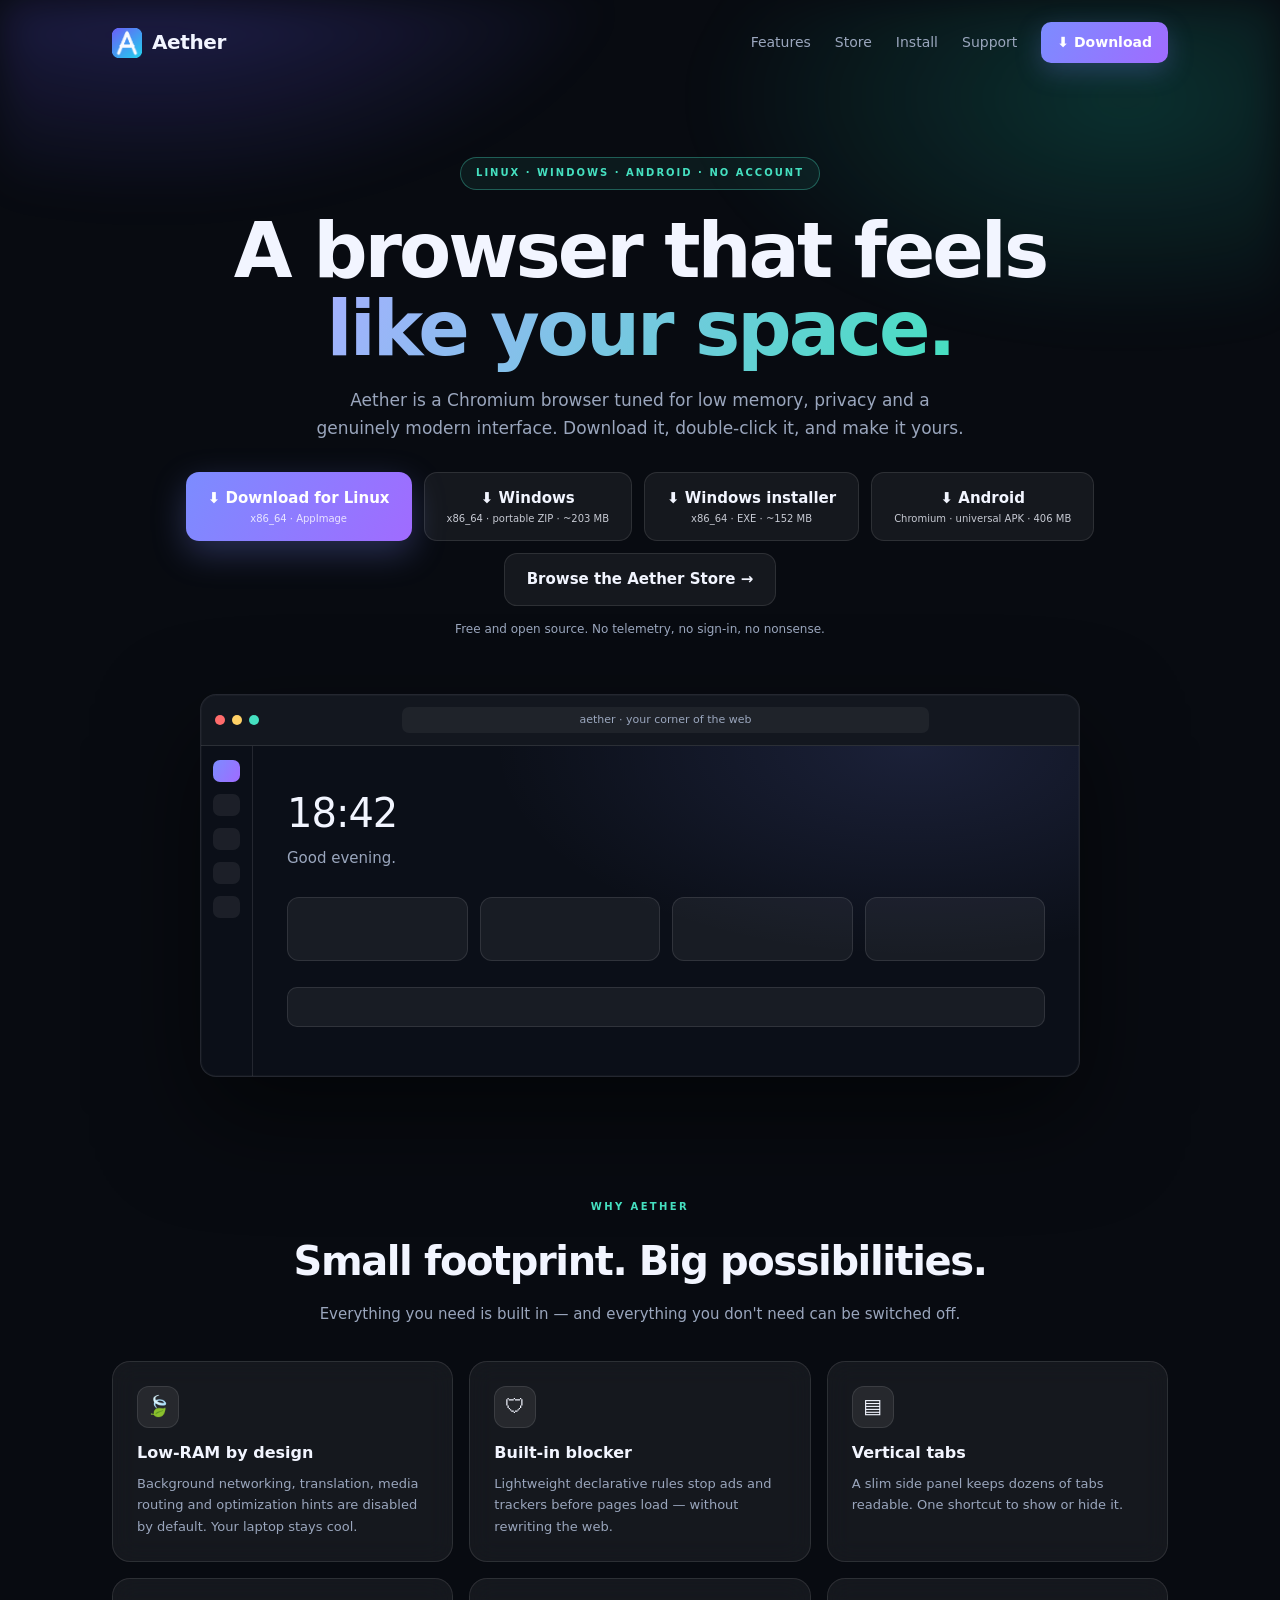
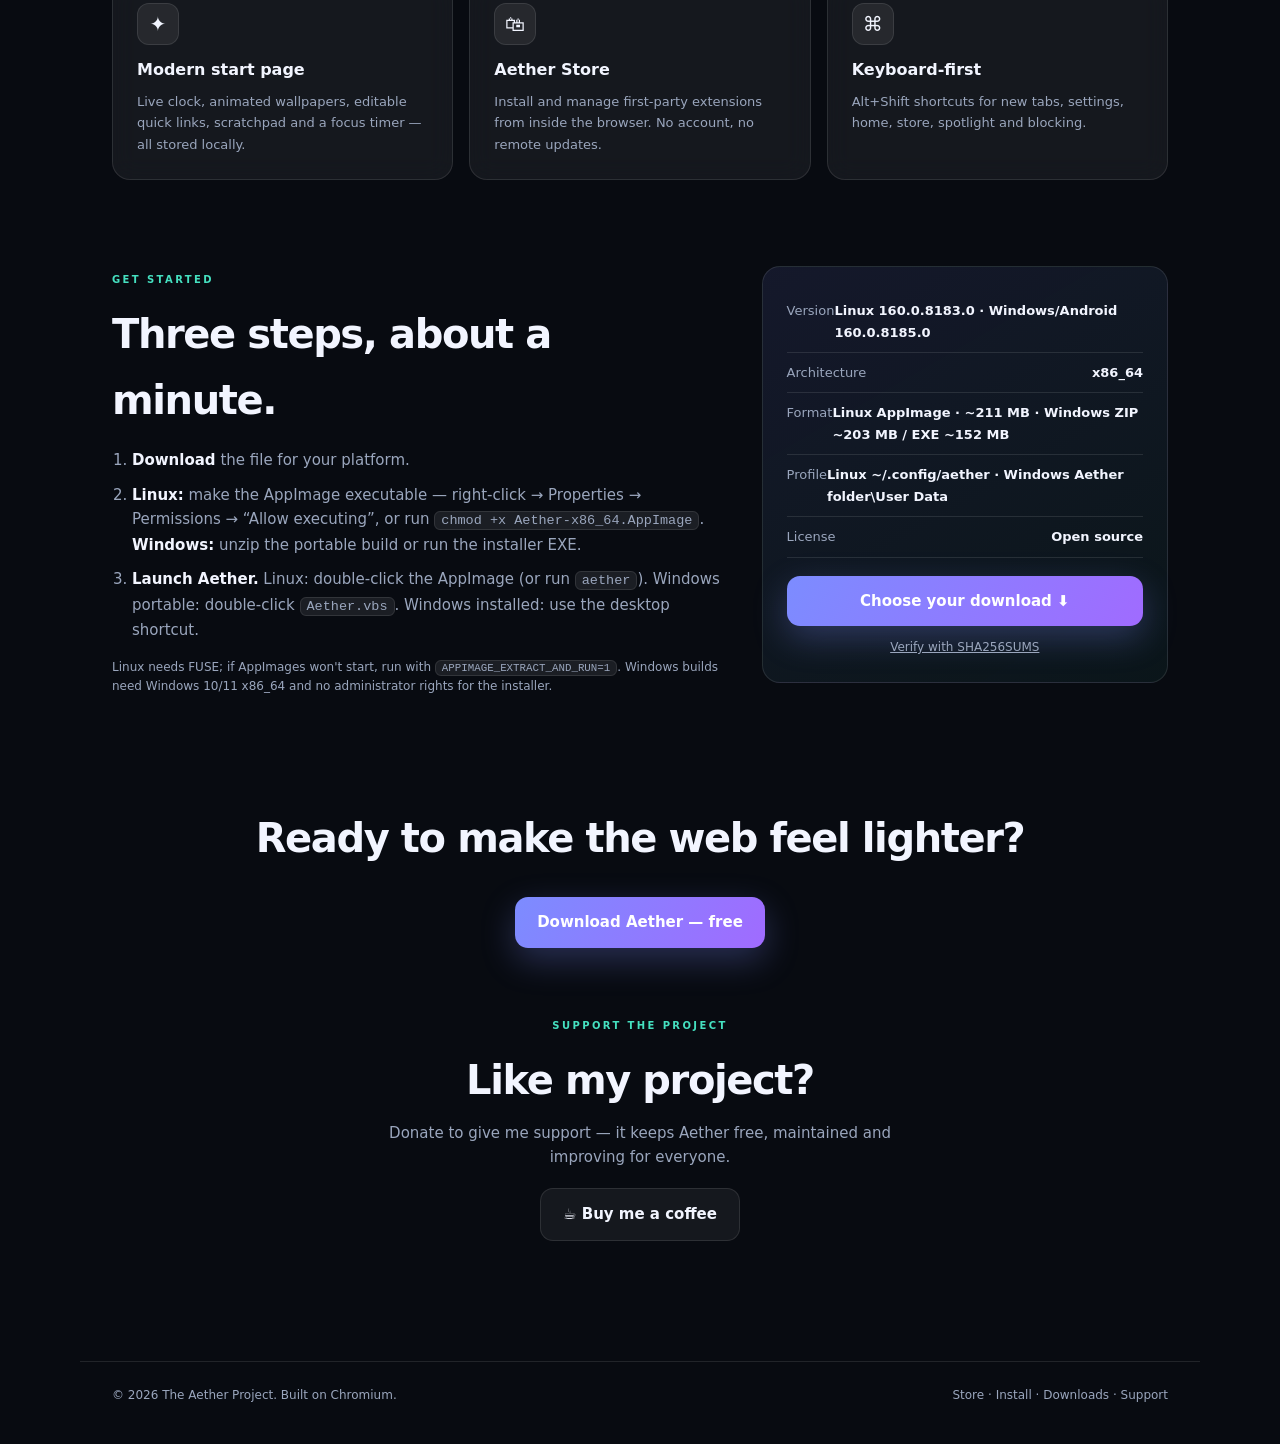
<file: index.html>
<!doctype html>
<html lang="en">
<head>
  <meta charset="utf-8">
  <meta name="viewport" content="width=device-width, initial-scale=1">
  <title>Aether Browser — fast, private, yours</title>
  <meta name="description" content="Aether is a low-RAM Chromium browser with built-in ad blocking, vertical tabs, a modern start page and its own extension store. Download for Linux, Windows or Android.">
  <meta name="keywords" content="Aether browser, Chromium browser, private browser, low RAM browser, Linux AppImage, Windows browser, Android APK, Aether Store">
  <meta name="author" content="The Aether Project">
  <meta property="og:title" content="Aether Browser — fast, private, yours">
  <meta property="og:description" content="A clean Chromium browser for Linux, Windows and Android. Built-in blocker, vertical tabs, modern dashboard and the Aether Store.">
  <meta property="og:type" content="website">
  <meta property="og:image" content="assets/aether-256.png">
  <meta name="twitter:card" content="summary_large_image">
  <link rel="canonical" href="https://khaledwalid201724-collab.github.io/aether-browser/">
  <link rel="icon" href="assets/aether-64.png">
  <link rel="manifest" href="manifest.webmanifest">
  <link rel="stylesheet" href="assets/site.css">
  <script type="application/ld+json">
  {
    "@context": "https://schema.org",
    "@type": "SoftwareApplication",
    "name": "Aether Browser",
    "operatingSystem": "Linux x86_64, Windows x86_64, Android",
    "applicationCategory": "WebBrowser",
    "description": "A fast, private, low-RAM Chromium browser for Linux, Windows and Android.",
    "url": "https://khaledwalid201724-collab.github.io/aether-browser/",
    "downloadUrl": "https://github.com/khaledwalid201724-collab/aether-browser/releases/download/v1.0.0/Aether-x86_64.AppImage",
    "offers": { "@type": "Offer", "price": "0", "priceCurrency": "USD" }
  }
  </script>
</head>
<body>
  <div class="aurora"></div>

  <header class="nav">
    <a class="brand" href="index.html">
      <img src="assets/aether-64.png" alt="" width="30" height="30">
      <span>Aether</span>
    </a>
    <nav>
      <a href="#features">Features</a>
      <a href="store.html">Store</a>
      <a href="#install">Install</a>
      <a href="#support">Support</a>
      <a class="nav-cta" href="downloads/">⬇ Download</a>
    </nav>
  </header>

  <main>
    <section class="hero">
      <div class="pill">LINUX · WINDOWS · ANDROID · NO ACCOUNT</div>
      <h1>A browser that feels<br><span>like your space.</span></h1>
      <p class="lead">Aether is a Chromium browser tuned for low memory, privacy and a genuinely modern interface. Download it, double-click it, and make it yours.</p>
      <div class="hero-actions">
        <a class="btn btn-primary" href="https://github.com/khaledwalid201724-collab/aether-browser/releases/download/v1.0.0/Aether-x86_64.AppImage" download>⬇ Download for Linux <small>x86_64 · AppImage</small></a>
        <a class="btn btn-ghost" href="https://github.com/khaledwalid201724-collab/aether-browser/releases/download/v1.0.0/Aether-Windows-x86_64.zip" download>⬇ Windows <small>x86_64 · portable ZIP · ~203 MB</small></a>
        <a class="btn btn-ghost" href="https://github.com/khaledwalid201724-collab/aether-browser/releases/download/v1.0.0/Aether-Windows-x86_64-setup.exe" download>⬇ Windows installer <small>x86_64 · EXE · ~152 MB</small></a>
        <a class="btn btn-ghost" href="https://github.com/khaledwalid201724-collab/aether-browser/releases/download/v1.0.0/Aether-Android-universal.apk" download>⬇ Android <small>Chromium · universal APK · 406 MB</small></a>
        <a class="btn btn-ghost" href="store.html">Browse the Aether Store →</a>
      </div>
      <div class="hero-note">Free and open source. No telemetry, no sign-in, no nonsense.</div>

      <div class="mock" aria-hidden="true">
        <div class="mock-bar">
          <span></span><span></span><span></span>
          <div class="mock-url">aether · your corner of the web</div>
        </div>
        <div class="mock-body">
          <div class="mock-side"><i></i><i></i><i></i><i></i><i></i></div>
          <div class="mock-page">
            <div class="mock-clock">18:42</div>
            <div class="mock-title">Good evening.</div>
            <div class="mock-cards"><b></b><b></b><b></b><b></b></div>
            <div class="mock-search"></div>
          </div>
        </div>
      </div>
    </section>

    <section id="features" class="section">
      <div class="section-head">
        <span class="kicker">WHY AETHER</span>
        <h2>Small footprint. Big possibilities.</h2>
        <p>Everything you need is built in — and everything you don't need can be switched off.</p>
      </div>
      <div class="features">
        <article><div class="ficon">🍃</div><h3>Low-RAM by design</h3><p>Background networking, translation, media routing and optimization hints are disabled by default. Your laptop stays cool.</p></article>
        <article><div class="ficon">🛡</div><h3>Built-in blocker</h3><p>Lightweight declarative rules stop ads and trackers before pages load — without rewriting the web.</p></article>
        <article><div class="ficon">▤</div><h3>Vertical tabs</h3><p>A slim side panel keeps dozens of tabs readable. One shortcut to show or hide it.</p></article>
        <article><div class="ficon">✦</div><h3>Modern start page</h3><p>Live clock, animated wallpapers, editable quick links, scratchpad and a focus timer — all stored locally.</p></article>
        <article><div class="ficon">🛍</div><h3>Aether Store</h3><p>Install and manage first-party extensions from inside the browser. No account, no remote updates.</p></article>
        <article><div class="ficon">⌘</div><h3>Keyboard-first</h3><p>Alt+Shift shortcuts for new tabs, settings, home, store, spotlight and blocking.</p></article>
      </div>
    </section>

    <section id="install" class="section install">
      <div>
        <span class="kicker">GET STARTED</span>
        <h2>Three steps, about a minute.</h2>
        <ol>
          <li><b>Download</b> the file for your platform.</li>
          <li><b>Linux:</b> make the AppImage executable — right-click → Properties → Permissions → “Allow executing”, or run <code>chmod +x Aether-x86_64.AppImage</code>. <b>Windows:</b> unzip the portable build or run the installer EXE.</li>
          <li><b>Launch Aether.</b> Linux: double-click the AppImage (or run <code>aether</code>). Windows portable: double-click <code>Aether.vbs</code>. Windows installed: use the desktop shortcut.</li>
        </ol>
        <p class="small">Linux needs FUSE; if AppImages won't start, run with <code>APPIMAGE_EXTRACT_AND_RUN=1</code>. Windows builds need Windows 10/11 x86_64 and no administrator rights for the installer.</p>
      </div>
      <div class="install-card">
        <div class="row"><span>Version</span><b>Linux 160.0.8183.0 · Windows/Android 160.0.8185.0</b></div>
        <div class="row"><span>Architecture</span><b>x86_64</b></div>
        <div class="row"><span>Format</span><b>Linux AppImage · ~211 MB · Windows ZIP ~203 MB / EXE ~152 MB</b></div>
        <div class="row"><span>Profile</span><b>Linux ~/.config/aether · Windows Aether folder\User Data</b></div>
        <div class="row"><span>License</span><b>Open source</b></div>
        <a class="btn btn-primary wide" href="downloads/">Choose your download ⬇</a>
        <a class="checksum" href="https://github.com/khaledwalid201724-collab/aether-browser/releases/download/v1.0.0/SHA256SUMS">Verify with SHA256SUMS</a>
      </div>
    </section>

    <section class="section cta">
      <h2>Ready to make the web feel lighter?</h2>
      <a class="btn btn-primary" href="downloads/">Download Aether — free</a>
    </section>

    <section id="support" class="section cta support">
      <span class="kicker">SUPPORT THE PROJECT</span>
      <h2>Like my project?</h2>
      <p>Donate to give me support — it keeps Aether free, maintained and improving for everyone.</p>
      <a class="btn btn-ghost" href="https://buymeacoffee.com/walid" target="_blank" rel="noopener noreferrer">☕ Buy me a coffee</a>
    </section>
  </main>

  <footer>
    <span>© 2026 The Aether Project. Built on Chromium.</span>
    <span><a href="store.html">Store</a> · <a href="#install">Install</a> · <a href="downloads/">Downloads</a> · <a href="#support">Support</a></span>
  </footer>
  <script src="assets/site.js"></script>
</body>
</html>
</file>
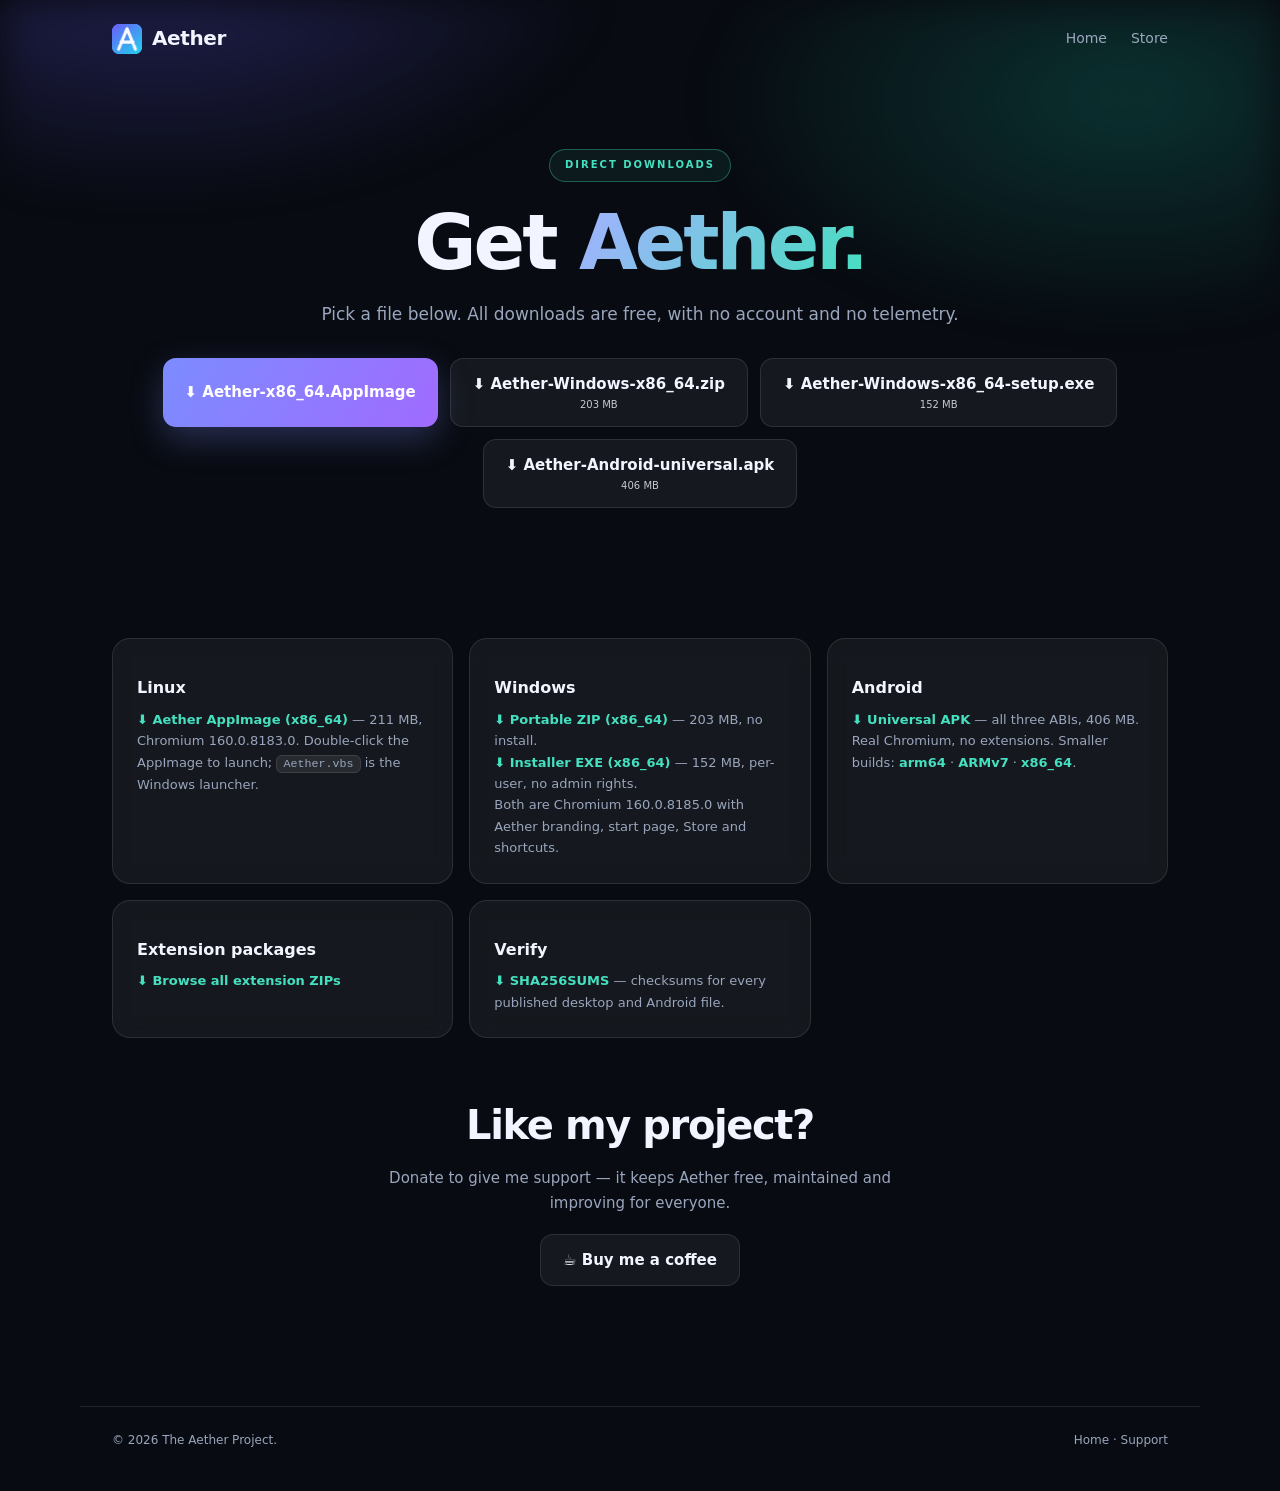
<file: downloads/index.html>
<!doctype html>
<html lang="en">
<head>
  <meta charset="utf-8">
  <meta name="viewport" content="width=device-width,initial-scale=1">
  <title>Downloads — Aether Browser</title>
  <link rel="icon" href="../assets/aether-64.png">
  <link rel="stylesheet" href="../assets/site.css">
</head>
<body>
  <div class="aurora"></div>
  <header class="nav">
    <a class="brand" href="../index.html"><img src="../assets/aether-64.png" alt="" width="30" height="30"><span>Aether</span></a>
    <nav><a href="../index.html">Home</a><a href="../store.html">Store</a></nav>
  </header>
  <main>
    <section class="hero">
      <div class="pill">DIRECT DOWNLOADS</div>
      <h1>Get <span>Aether.</span></h1>
      <p class="lead">Pick a file below. All downloads are free, with no account and no telemetry.</p>
      <div class="hero-actions">
        <a class="btn btn-primary" href="https://github.com/khaledwalid201724-collab/aether-browser/releases/download/v1.0.0/Aether-x86_64.AppImage" download>⬇ Aether-x86_64.AppImage</a>
        <a class="btn btn-ghost" href="https://github.com/khaledwalid201724-collab/aether-browser/releases/download/v1.0.0/Aether-Windows-x86_64.zip" download>⬇ Aether-Windows-x86_64.zip <small>203 MB</small></a>
        <a class="btn btn-ghost" href="https://github.com/khaledwalid201724-collab/aether-browser/releases/download/v1.0.0/Aether-Windows-x86_64-setup.exe" download>⬇ Aether-Windows-x86_64-setup.exe <small>152 MB</small></a>
        <a class="btn btn-ghost" href="https://github.com/khaledwalid201724-collab/aether-browser/releases/download/v1.0.0/Aether-Android-universal.apk" download>⬇ Aether-Android-universal.apk <small>406 MB</small></a>
      </div>
    </section>
    <section class="section">
      <div class="features">
        <article><h3>Linux</h3><p><a class="dl" href="https://github.com/khaledwalid201724-collab/aether-browser/releases/download/v1.0.0/Aether-x86_64.AppImage" download>⬇ Aether AppImage (x86_64)</a> — 211 MB, Chromium 160.0.8183.0. Double-click the AppImage to launch; <code>Aether.vbs</code> is the Windows launcher.</p></article>
        <article><h3>Windows</h3><p><a class="dl" href="https://github.com/khaledwalid201724-collab/aether-browser/releases/download/v1.0.0/Aether-Windows-x86_64.zip" download>⬇ Portable ZIP (x86_64)</a> — 203 MB, no install.<br><a class="dl" href="https://github.com/khaledwalid201724-collab/aether-browser/releases/download/v1.0.0/Aether-Windows-x86_64-setup.exe" download>⬇ Installer EXE (x86_64)</a> — 152 MB, per-user, no admin rights.<br>Both are Chromium 160.0.8185.0 with Aether branding, start page, Store and shortcuts.</p></article>
        <article><h3>Android</h3><p><a class="dl" href="https://github.com/khaledwalid201724-collab/aether-browser/releases/download/v1.0.0/Aether-Android-universal.apk" download>⬇ Universal APK</a> — all three ABIs, 406 MB.<br>Real Chromium, no extensions. Smaller builds: <a class="dl" href="https://github.com/khaledwalid201724-collab/aether-browser/releases/download/v1.0.0/Aether-Android-arm64.apk" download>arm64</a> · <a class="dl" href="https://github.com/khaledwalid201724-collab/aether-browser/releases/download/v1.0.0/Aether-Android-armeabi-v7a.apk" download>ARMv7</a> · <a class="dl" href="https://github.com/khaledwalid201724-collab/aether-browser/releases/download/v1.0.0/Aether-Android-x86_64.apk" download>x86_64</a>.</p></article>
        <article><h3>Extension packages</h3><p><a class="dl" href="extensions/">⬇ Browse all extension ZIPs</a></p></article>
        <article><h3>Verify</h3><p><a class="dl" href="https://github.com/khaledwalid201724-collab/aether-browser/releases/download/v1.0.0/SHA256SUMS">⬇ SHA256SUMS</a> — checksums for every published desktop and Android file.</p></article>
      </div>
    </section>
    <section class="section cta support">
      <h2>Like my project?</h2>
      <p>Donate to give me support — it keeps Aether free, maintained and improving for everyone.</p>
      <a class="btn btn-ghost" href="https://buymeacoffee.com/walid" target="_blank" rel="noopener noreferrer">☕ Buy me a coffee</a>
    </section>
  </main>
  <footer><span>© 2026 The Aether Project.</span><span><a href="../index.html">Home</a> · <a href="../index.html#support">Support</a></span></footer>
</body>
</html>
</file>
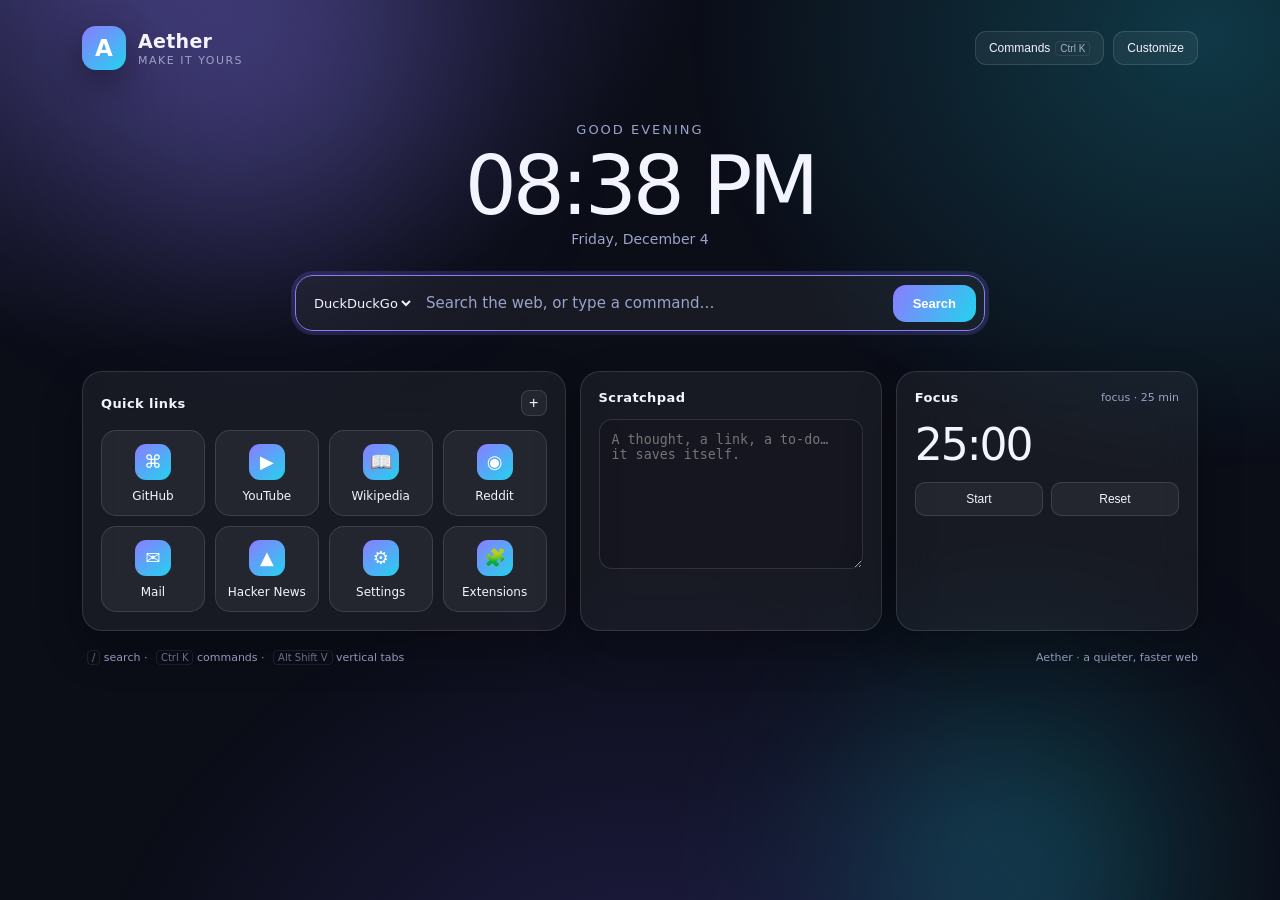
<file: assets/startpage/index.html>
<!doctype html>
<html lang="en">
<head>
<meta charset="utf-8">
<meta name="viewport" content="width=device-width,initial-scale=1">
<title>Aether · your corner of the web</title>
<link rel="icon" type="image/png" href="[data-uri]">
<style>
  :root {
    color-scheme: dark;
    --ink: #f2f4ff;
    --muted: #9ca3c9;
    --glass: rgba(255,255,255,.055);
    --glass-strong: rgba(255,255,255,.085);
    --line: rgba(255,255,255,.12);
    --accent: #8b7cff;
    --accent2: #22d3ee;
    --radius: 20px;
  }
  body[data-accent="violet"] { --accent:#8b7cff; --accent2:#22d3ee; }
  body[data-accent="cyan"]   { --accent:#22d3ee; --accent2:#6d5ef8; }
  body[data-accent="mint"]   { --accent:#34d399; --accent2:#22d3ee; }
  body[data-accent="rose"]   { --accent:#fb7185; --accent2:#f59e0b; }
  body[data-accent="amber"]  { --accent:#fbbf24; --accent2:#fb7185; }
  body[data-accent="ice"]    { --accent:#93c5fd; --accent2:#c4b5fd; }

  * { box-sizing:border-box; }
  html,body { min-height:100%; }
  body {
    margin:0; font-family:Inter,ui-sans-serif,system-ui,-apple-system,"Segoe UI",sans-serif;
    color:var(--ink); background:#0b0d17; overflow-x:hidden;
  }
  .bg { position:fixed; inset:0; z-index:0; overflow:hidden; pointer-events:none; }
  body[data-wall="aurora"] .bg {
    background:
      radial-gradient(900px 620px at 8% -8%, rgba(139,124,255,.34), transparent 68%),
      radial-gradient(760px 640px at 94% 4%, rgba(34,211,238,.22), transparent 68%),
      radial-gradient(820px 720px at 50% 118%, rgba(109,94,248,.22), transparent 68%);
  }
  body[data-wall="sunset"] .bg {
    background:
      radial-gradient(900px 620px at 6% -10%, rgba(251,113,133,.34), transparent 68%),
      radial-gradient(800px 620px at 92% 6%, rgba(245,158,11,.26), transparent 68%),
      radial-gradient(780px 700px at 60% 115%, rgba(139,124,255,.22), transparent 68%);
  }
  body[data-wall="forest"] .bg {
    background:
      radial-gradient(900px 620px at 10% -8%, rgba(52,211,153,.28), transparent 68%),
      radial-gradient(760px 620px at 92% 8%, rgba(34,211,238,.18), transparent 68%),
      radial-gradient(800px 700px at 50% 116%, rgba(16,185,129,.20), transparent 68%);
  }
  body[data-wall="midnight"] .bg {
    background:
      radial-gradient(1000px 700px at 50% -20%, rgba(59,130,246,.20), transparent 70%),
      radial-gradient(700px 600px at 90% 110%, rgba(139,124,255,.18), transparent 70%),
      linear-gradient(180deg,#0b0d17,#070810);
  }
  body[data-wall="paper"] .bg {
    background:
      radial-gradient(900px 620px at 8% -8%, rgba(125,211,252,.18), transparent 68%),
      radial-gradient(760px 620px at 94% 4%, rgba(167,139,250,.18), transparent 68%),
      #e7e9f4;
  }
  body[data-wall="paper"] { --ink:#1c2033; --muted:#5b6280; --glass:rgba(255,255,255,.62); --glass-strong:rgba(255,255,255,.78); --line:rgba(20,24,45,.10); color-scheme:light; }
  .orb { position:absolute; border-radius:50%; filter:blur(100px); opacity:.26; animation:drift 26s ease-in-out infinite alternate; }
  .orb.a { width:360px; height:360px; background:var(--accent); top:-110px; left:6%; }
  .orb.b { width:320px; height:320px; background:var(--accent2); bottom:-120px; right:8%; animation-delay:-11s; }
  body.no-motion .orb { animation:none; }
  body.no-glow .orb { display:none; }
  @keyframes drift { to { transform:translate3d(100px,70px,0) scale(1.14); } }

  .shell { position:relative; z-index:1; max-width:1180px; margin:auto; padding:26px 32px 30px; }
  .topbar { display:flex; align-items:center; justify-content:space-between; gap:16px; }
  .brand { display:flex; align-items:center; gap:12px; }
  .logo {
    width:44px; height:44px; border-radius:14px; display:grid; place-items:center;
    background:linear-gradient(140deg,var(--accent),var(--accent2)); color:#fff;
    font-weight:800; font-size:23px; box-shadow:0 12px 34px rgba(0,0,0,.35);
  }
  .brand strong { display:block; font-size:19px; letter-spacing:.3px; }
  .brand small { display:block; color:var(--muted); font-size:11px; letter-spacing:1.5px; text-transform:uppercase; margin-top:2px; }
  .top-actions { display:flex; gap:9px; }
  .chip {
    border:1px solid var(--line); background:var(--glass); color:var(--ink);
    border-radius:11px; padding:9px 13px; font-size:12px; cursor:pointer;
    backdrop-filter:blur(18px); transition:.18s;
  }
  .chip:hover { background:var(--glass-strong); transform:translateY(-1px); }
  kbd { font:inherit; font-size:10px; opacity:.65; border:1px solid var(--line); border-radius:4px; padding:1px 4px; margin-left:5px; }

  .hero { text-align:center; margin:52px 0 40px; }
  .greeting { color:var(--muted); font-size:13px; letter-spacing:2px; text-transform:uppercase; }
  .clock { font-size:82px; font-weight:220; letter-spacing:-4px; line-height:1.05; margin:6px 0 2px; }
  .date { color:var(--muted); font-size:14px; }
  .search {
    margin:28px auto 0; max-width:690px; display:flex; align-items:center; gap:8px;
    padding:8px 8px 8px 14px; border-radius:18px; background:var(--glass);
    border:1px solid var(--line); backdrop-filter:blur(24px); box-shadow:0 22px 60px rgba(0,0,0,.32);
  }
  body[data-wall="paper"] .search { box-shadow:0 22px 50px rgba(30,35,60,.10); }
  .search:focus-within { border-color:var(--accent); box-shadow:0 0 0 4px color-mix(in srgb,var(--accent) 18%,transparent); }
  .search select, .search input { border:0; outline:0; background:transparent; color:var(--ink); font:inherit; }
  .search select { font-size:13px; cursor:pointer; max-width:120px; }
  .search select option { background:#161a2b; color:#fff; }
  .search input { flex:1; padding:10px 4px; font-size:15px; min-width:0; }
  .search input::placeholder { color:var(--muted); }
  .go {
    border:0; border-radius:13px; padding:11px 20px; cursor:pointer; color:#fff; font-weight:650; font-size:13px;
    background:linear-gradient(120deg,var(--accent),var(--accent2));
  }

  .grid { display:grid; grid-template-columns:1.6fr 1fr 1fr; gap:14px; align-items:stretch; }
  body[data-layout="list"] .grid { grid-template-columns:1fr; }
  body[data-density="compact"] .shell { padding-top:18px; }
  body[data-density="compact"] .hero { margin:34px 0 28px; }
  body[data-density="compact"] .clock { font-size:64px; }
  .card {
    background:var(--glass); border:1px solid var(--line); border-radius:var(--radius);
    padding:18px; backdrop-filter:blur(22px); box-shadow:0 18px 44px rgba(0,0,0,.22);
    transition:transform .18s, border-color .18s;
  }
  .card:hover { transform:translateY(-2px); border-color:rgba(255,255,255,.22); }
  .card-head { display:flex; align-items:center; justify-content:space-between; margin-bottom:14px; }
  .card h2 { margin:0; font-size:13px; letter-spacing:.4px; font-weight:650; }
  .icon-btn { width:26px; height:26px; border-radius:8px; border:1px solid var(--line); background:var(--glass); color:var(--ink); cursor:pointer; font-size:16px; line-height:1; }
  .icon-btn:hover { background:var(--glass-strong); }

  .links-grid { display:grid; grid-template-columns:repeat(4,1fr); gap:10px; }
  body[data-layout="list"] .links-grid { grid-template-columns:repeat(2,1fr); }
  .tile {
    position:relative; display:flex; flex-direction:column; gap:9px; align-items:center; justify-content:center;
    min-height:86px; padding:12px 6px; border-radius:15px; text-decoration:none; color:var(--ink);
    background:var(--glass); border:1px solid var(--line); font-size:12px; text-align:center;
    transition:.16s;
  }
  .tile:hover { transform:translateY(-3px); background:var(--glass-strong); border-color:var(--accent); }
  .tile .glyph {
    width:36px; height:36px; border-radius:11px; display:grid; place-items:center; font-size:18px;
    background:linear-gradient(140deg,var(--accent),var(--accent2)); color:#fff;
  }
  .tile .del {
    position:absolute; top:5px; right:6px; border:0; background:transparent; color:var(--muted);
    cursor:pointer; opacity:0; font-size:14px;
  }
  .tile:hover .del { opacity:1; }
  .tile .del:hover { color:#fb7185; }

  textarea {
    width:100%; min-height:150px; resize:vertical; border:1px solid var(--line); border-radius:13px;
    background:rgba(0,0,0,.12); color:var(--ink); padding:12px; font:13px/1.55 inherit; outline:none;
  }
  body[data-wall="paper"] textarea { background:rgba(255,255,255,.45); }
  textarea:focus { border-color:var(--accent); }
  .saved { color:var(--muted); font-size:10px; opacity:0; transition:.3s; }
  .saved.on { opacity:1; }
  .timer { font-size:44px; font-weight:250; letter-spacing:-2px; margin:6px 0 12px; }
  .timer-row { display:flex; gap:8px; }
  .timer-row button {
    flex:1; border:1px solid var(--line); background:var(--glass); color:var(--ink);
    border-radius:10px; padding:9px; cursor:pointer; font-size:12px;
  }
  .timer-row button:hover { background:var(--glass-strong); }
  .footer { display:flex; justify-content:space-between; gap:12px; color:var(--muted); font-size:11px; margin-top:20px; flex-wrap:wrap; }

  .drawer {
    position:fixed; top:0; right:0; height:100%; width:360px; max-width:92vw; z-index:20;
    background:rgba(15,17,29,.94); backdrop-filter:blur(28px); border-left:1px solid var(--line);
    padding:24px; overflow-y:auto; transform:translateX(105%); transition:transform .28s cubic-bezier(.2,.8,.2,1);
  }
  body[data-wall="paper"] .drawer { background:rgba(242,244,251,.95); }
  .drawer.open { transform:none; }
  .drawer h2 { margin:0 0 4px; font-size:18px; }
  .drawer .sub { color:var(--muted); font-size:12px; margin:0 0 22px; }
  .group { margin-bottom:22px; }
  .group > label { display:block; font-size:11px; letter-spacing:1.2px; text-transform:uppercase; color:var(--muted); margin-bottom:10px; }
  .swatches { display:flex; gap:9px; flex-wrap:wrap; }
  .swatch { width:32px; height:32px; border-radius:10px; border:2px solid transparent; cursor:pointer; }
  .swatch.on { border-color:var(--ink); transform:scale(1.08); }
  .seg { display:flex; gap:6px; }
  .seg button {
    flex:1; border:1px solid var(--line); background:var(--glass); color:var(--ink);
    border-radius:9px; padding:8px; cursor:pointer; font-size:12px;
  }
  .seg button.on { background:linear-gradient(120deg,var(--accent),var(--accent2)); color:#fff; border-color:transparent; }
  .field { width:100%; border:1px solid var(--line); background:var(--glass); color:var(--ink); border-radius:9px; padding:9px 11px; font:inherit; font-size:13px; }
  .toggle { display:flex; align-items:center; justify-content:space-between; padding:8px 0; font-size:13px; }
  .toggle input { appearance:none; width:34px; height:19px; border-radius:20px; background:#454a68; position:relative; cursor:pointer; transition:.18s; }
  .toggle input::after { content:""; position:absolute; top:3px; left:3px; width:13px; height:13px; border-radius:50%; background:#d7dbf5; transition:.18s; }
  .toggle input:checked { background:linear-gradient(90deg,var(--accent),var(--accent2)); }
  .toggle input:checked::after { left:18px; background:#fff; }
  .btn-row { display:flex; gap:8px; flex-wrap:wrap; }
  .btn {
    border:1px solid var(--line); background:var(--glass); color:var(--ink); border-radius:9px;
    padding:9px 12px; cursor:pointer; font-size:12px;
  }
  .btn:hover { background:var(--glass-strong); }
  .note {
    margin-top:22px; padding:12px; border-radius:12px; background:var(--glass);
    border:1px solid var(--line); color:var(--muted); font-size:11px; line-height:1.6;
  }
  .note code { color:var(--ink); }

  .palette {
    position:fixed; inset:0; z-index:30; display:none; align-items:flex-start; justify-content:center;
    padding-top:12vh; background:rgba(5,6,12,.55); backdrop-filter:blur(6px);
  }
  .palette.open { display:flex; }
  .palette-box {
    width:min(600px,92vw); border-radius:18px; overflow:hidden;
    background:rgba(18,20,34,.97); border:1px solid var(--line); box-shadow:0 30px 90px rgba(0,0,0,.55);
  }
  .palette input { width:100%; padding:18px 20px; border:0; outline:0; background:transparent; color:#fff; font-size:16px; }
  .palette input::placeholder { color:#7d84a8; }
  .palette-list { max-height:52vh; overflow:auto; padding:6px; }
  .cmd { display:flex; gap:12px; align-items:center; padding:10px 12px; border-radius:10px; cursor:pointer; color:#e9ecff; font-size:13px; }
  .cmd.sel { background:linear-gradient(120deg,rgba(139,124,255,.28),rgba(34,211,238,.18)); }
  .cmd .i { width:26px; text-align:center; opacity:.8; }
  @media (max-width:900px) { .grid { grid-template-columns:1fr; } .clock { font-size:64px; } .links-grid { grid-template-columns:repeat(3,1fr); } }
</style>
</head>
<body data-accent="violet" data-wall="aurora" data-layout="grid" data-density="cozy">
<div class="bg"><div class="orb a"></div><div class="orb b"></div></div>

<div class="shell">
  <header class="topbar">
    <div class="brand">
      <div class="logo">A</div>
      <div><strong id="brandName">Aether</strong><small>make it yours</small></div>
    </div>
    <div class="top-actions">
      <button class="chip" id="paletteBtn">Commands<kbd>Ctrl K</kbd></button>
      <button class="chip" id="configBtn">Customize</button>
    </div>
  </header>

  <section class="hero" id="hero">
    <div class="greeting" id="greeting">Good evening</div>
    <div class="clock" id="clock">00:00</div>
    <div class="date" id="date">—</div>
    <form class="search" id="searchForm">
      <select id="engine" aria-label="Search engine">
        <option value="ddg">DuckDuckGo</option>
        <option value="brave">Brave</option>
        <option value="startpage">Startpage</option>
        <option value="wiki">Wikipedia</option>
        <option value="gh">GitHub</option>
      </select>
      <input id="q" type="search" placeholder="Search the web, or type a command…" autocomplete="off" autofocus>
      <button class="go" type="submit">Search</button>
    </form>
  </section>

  <section class="grid">
    <div class="card" id="linksCard">
      <div class="card-head"><h2>Quick links</h2><button class="icon-btn" id="addLink" title="Add link">+</button></div>
      <div class="links-grid" id="links"></div>
    </div>

    <div class="card" id="notesCard">
      <div class="card-head"><h2>Scratchpad</h2><span class="saved" id="saved">saved</span></div>
      <textarea id="notes" placeholder="A thought, a link, a to-do… it saves itself."></textarea>
    </div>

    <div class="card" id="focusCard">
      <div class="card-head"><h2>Focus</h2><span id="phase" style="color:var(--muted);font-size:11px">pomodoro</span></div>
      <div class="timer" id="timer">25:00</div>
      <div class="timer-row">
        <button id="startTimer">Start</button>
        <button id="resetTimer">Reset</button>
      </div>
    </div>
  </section>

  <footer class="footer" id="footer">
    <span><kbd>/</kbd> search · <kbd>Ctrl K</kbd> commands · <kbd>Alt Shift V</kbd> vertical tabs</span>
    <span>Aether · a quieter, faster web</span>
  </footer>
</div>

<aside class="drawer" id="drawer">
  <h2>Make it yours</h2>
  <p class="sub">Everything here is saved in this browser only.</p>

  <div class="group">
    <label>Accent</label>
    <div class="swatches" id="accents"></div>
  </div>
  <div class="group">
    <label>Wallpaper</label>
    <div class="swatches" id="walls"></div>
  </div>
  <div class="group">
    <label>Layout</label>
    <div class="seg" id="layoutSeg">
      <button data-v="grid">Grid</button><button data-v="list">List</button>
    </div>
  </div>
  <div class="group">
    <label>Density</label>
    <div class="seg" id="densitySeg">
      <button data-v="cozy">Cozy</button><button data-v="compact">Compact</button>
    </div>
  </div>
  <div class="group">
    <label>Browser name</label>
    <input class="field" id="brandInput" maxlength="24">
  </div>
  <div class="group">
    <label>Default search</label>
    <select class="field" id="engineInput">
      <option value="ddg">DuckDuckGo</option><option value="brave">Brave</option>
      <option value="startpage">Startpage</option><option value="wiki">Wikipedia</option><option value="gh">GitHub</option>
    </select>
  </div>
  <div class="group">
    <label>Show on home</label>
    <div class="toggle"><span>Clock &amp; greeting</span><input type="checkbox" data-show="hero"></div>
    <div class="toggle"><span>Quick links</span><input type="checkbox" data-show="links"></div>
    <div class="toggle"><span>Scratchpad</span><input type="checkbox" data-show="notes"></div>
    <div class="toggle"><span>Focus timer</span><input type="checkbox" data-show="focus"></div>
    <div class="toggle"><span>Shortcut hints</span><input type="checkbox" data-show="footer"></div>
    <div class="toggle"><span>Animations</span><input type="checkbox" data-show="motion"></div>
  </div>
  <div class="group">
    <label>Backup</label>
    <div class="btn-row">
      <button class="btn" id="exportBtn">Copy settings</button>
      <button class="btn" id="importBtn">Paste settings</button>
      <button class="btn" id="resetBtn">Reset all</button>
    </div>
  </div>
  <div class="note">
    Browser chrome theme, extensions and launch flags live one level deeper:<br>
    <code>~/.config/aether/aether.conf</code><br>
    Edit that file and restart Aether for full browser-level customization.
  </div>
</aside>

<div class="palette" id="palette">
  <div class="palette-box">
    <input id="cmdInput" placeholder="Type a command or search the web…" autocomplete="off">
    <div class="palette-list" id="cmdList"></div>
  </div>
</div>

<script src="app.js"></script>
</body>
</html>
</file>
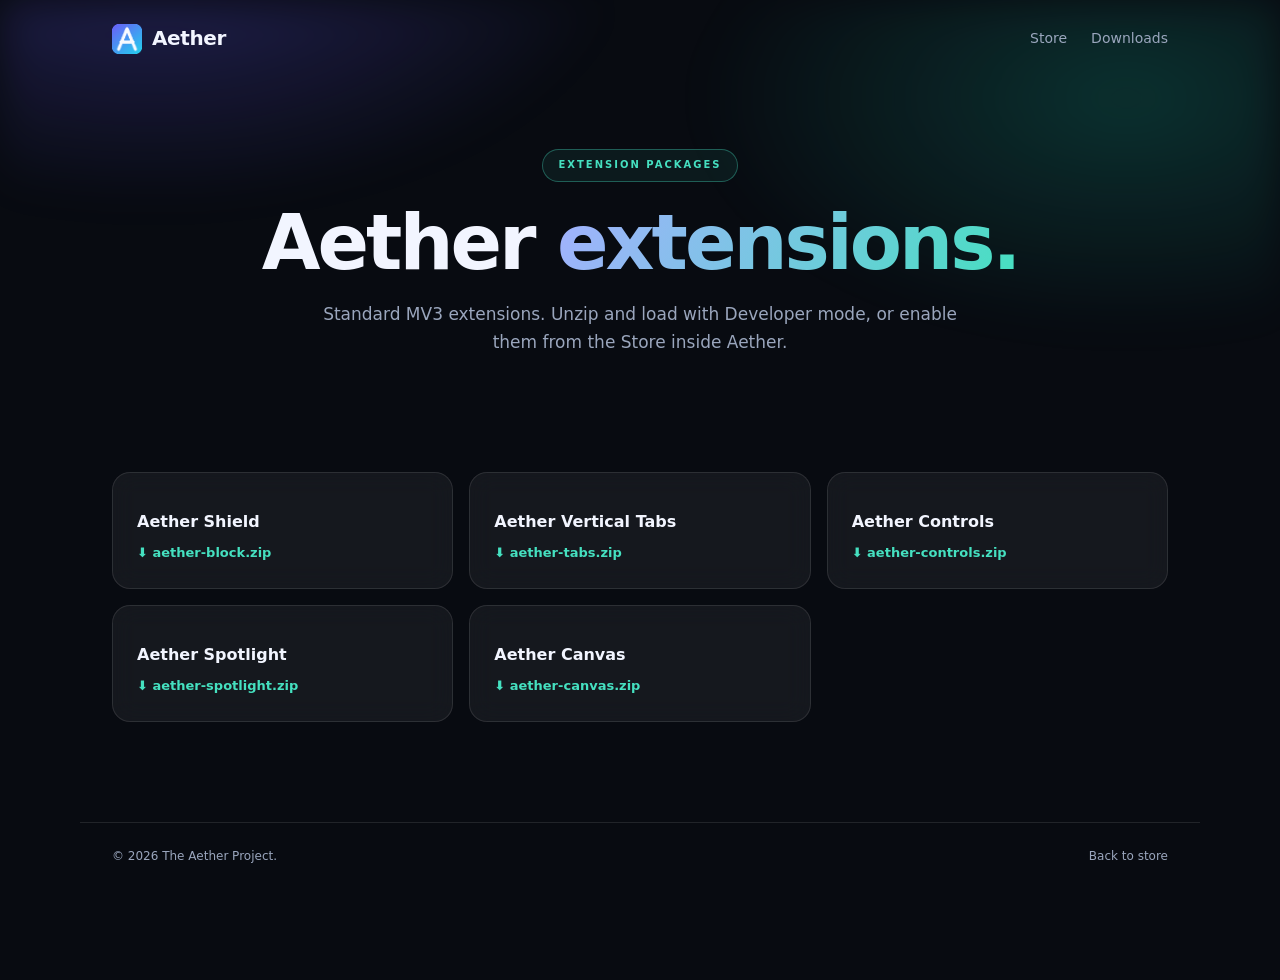
<file: downloads/extensions/index.html>
<!doctype html>
<html lang="en">
<head>
  <meta charset="utf-8">
  <meta name="viewport" content="width=device-width,initial-scale=1">
  <title>Extension downloads — Aether Store</title>
  <link rel="icon" href="../../assets/aether-64.png">
  <link rel="stylesheet" href="../../assets/site.css">
</head>
<body>
  <div class="aurora"></div>
  <header class="nav">
    <a class="brand" href="../../index.html"><img src="../../assets/aether-64.png" alt="" width="30" height="30"><span>Aether</span></a>
    <nav><a href="../../store.html">Store</a><a href="../index.html">Downloads</a></nav>
  </header>
  <main>
    <section class="hero">
      <div class="pill">EXTENSION PACKAGES</div>
      <h1>Aether <span>extensions.</span></h1>
      <p class="lead">Standard MV3 extensions. Unzip and load with Developer mode, or enable them from the Store inside Aether.</p>
    </section>
    <section class="section">
      <div class="features" id="list"></div>
    </section>
  </main>
  <footer><span>© 2026 The Aether Project.</span><span><a href="../../store.html">Back to store</a></span></footer>
  <script>
    const names = {
      "aether-block": "Aether Shield",
      "aether-tabs": "Aether Vertical Tabs",
      "aether-controls": "Aether Controls",
      "aether-spotlight": "Aether Spotlight",
      "aether-canvas": "Aether Canvas"
    };
    const list = document.getElementById("list");
    Object.entries(names).forEach(([id, name]) => {
      const a = document.createElement("article");
      a.innerHTML = `<h3>${name}</h3><p><a class="dl" href="${id}.zip" download>⬇ ${id}.zip</a></p>`;
      list.appendChild(a);
    });
  </script>
</body>
</html>
</file>
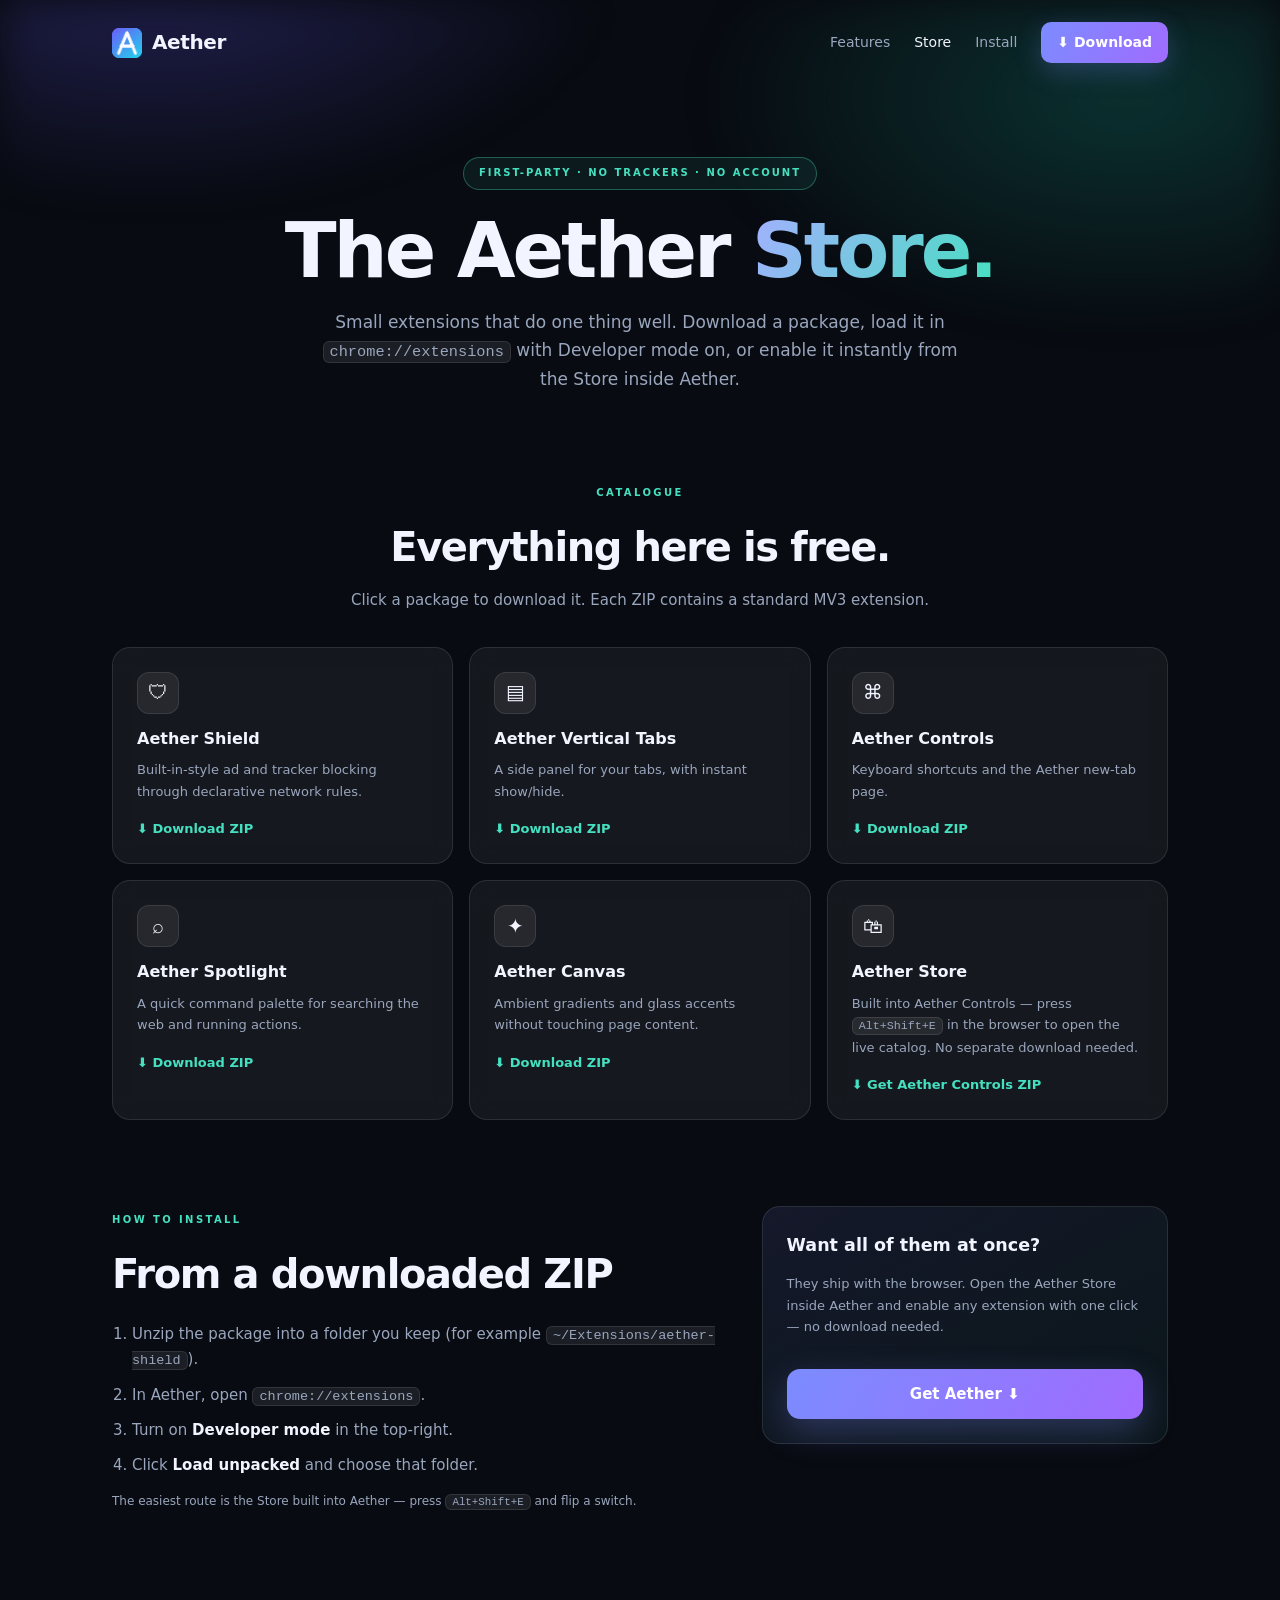
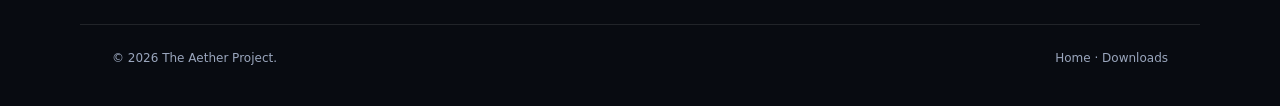
<file: store.html>
<!doctype html>
<html lang="en">
<head>
  <meta charset="utf-8">
  <meta name="viewport" content="width=device-width, initial-scale=1">
  <title>Aether Store — extensions made for Aether</title>
  <meta name="description" content="Browse free first-party extensions for the Aether browser: ad blocking, vertical tabs, spotlight search, ambient themes and keyboard controls.">
  <meta property="og:title" content="Aether Store">
  <meta property="og:description" content="Small, private extensions made for the Aether browser.">
  <meta property="og:image" content="assets/aether-256.png">
  <link rel="canonical" href="https://khaledwalid201724-collab.github.io/aether-browser/store.html">
  <link rel="icon" href="assets/aether-64.png">
  <link rel="stylesheet" href="assets/site.css">
</head>
<body>
  <div class="aurora"></div>

  <header class="nav">
    <a class="brand" href="index.html"><img src="assets/aether-64.png" alt="" width="30" height="30"><span>Aether</span></a>
    <nav>
      <a href="index.html#features">Features</a>
      <a class="active" href="store.html">Store</a>
      <a href="index.html#install">Install</a>
      <a class="nav-cta" href="downloads/">⬇ Download</a>
    </nav>
  </header>

  <main>
    <section class="hero store-hero">
      <div class="pill">FIRST-PARTY · NO TRACKERS · NO ACCOUNT</div>
      <h1>The Aether <span>Store.</span></h1>
      <p class="lead">Small extensions that do one thing well. Download a package, load it in <code>chrome://extensions</code> with Developer mode on, or enable it instantly from the Store inside Aether.</p>
    </section>

    <section class="section">
      <div class="section-head">
        <span class="kicker">CATALOGUE</span>
        <h2>Everything here is free.</h2>
        <p>Click a package to download it. Each ZIP contains a standard MV3 extension.</p>
      </div>
      <div class="features store-grid">
        <article><div class="ficon">🛡</div><h3>Aether Shield</h3><p>Built-in-style ad and tracker blocking through declarative network rules.</p><a class="dl" href="downloads/extensions/aether-block.zip" download>⬇ Download ZIP</a></article>
        <article><div class="ficon">▤</div><h3>Aether Vertical Tabs</h3><p>A side panel for your tabs, with instant show/hide.</p><a class="dl" href="downloads/extensions/aether-tabs.zip" download>⬇ Download ZIP</a></article>
        <article><div class="ficon">⌘</div><h3>Aether Controls</h3><p>Keyboard shortcuts and the Aether new-tab page.</p><a class="dl" href="downloads/extensions/aether-controls.zip" download>⬇ Download ZIP</a></article>
        <article><div class="ficon">⌕</div><h3>Aether Spotlight</h3><p>A quick command palette for searching the web and running actions.</p><a class="dl" href="downloads/extensions/aether-spotlight.zip" download>⬇ Download ZIP</a></article>
        <article><div class="ficon">✦</div><h3>Aether Canvas</h3><p>Ambient gradients and glass accents without touching page content.</p><a class="dl" href="downloads/extensions/aether-canvas.zip" download>⬇ Download ZIP</a></article>
        <article><div class="ficon">🛍</div><h3>Aether Store</h3><p>Built into Aether Controls — press <code>Alt+Shift+E</code> in the browser to open the live catalog. No separate download needed.</p><a class="dl" href="downloads/extensions/aether-controls.zip" download>⬇ Get Aether Controls ZIP</a></article>
      </div>
    </section>

    <section class="section install">
      <div>
        <span class="kicker">HOW TO INSTALL</span>
        <h2>From a downloaded ZIP</h2>
        <ol>
          <li>Unzip the package into a folder you keep (for example <code>~/Extensions/aether-shield</code>).</li>
          <li>In Aether, open <code>chrome://extensions</code>.</li>
          <li>Turn on <b>Developer mode</b> in the top-right.</li>
          <li>Click <b>Load unpacked</b> and choose that folder.</li>
        </ol>
        <p class="small">The easiest route is the Store built into Aether — press <code>Alt+Shift+E</code> and flip a switch.</p>
      </div>
      <div class="install-card">
        <h3>Want all of them at once?</h3>
        <p>They ship with the browser. Open the Aether Store inside Aether and enable any extension with one click — no download needed.</p>
        <a class="btn btn-primary wide" href="index.html">Get Aether ⬇</a>
      </div>
    </section>
  </main>

  <footer>
    <span>© 2026 The Aether Project.</span>
    <span><a href="index.html">Home</a> · <a href="downloads/">Downloads</a></span>
  </footer>
  <script src="assets/site.js"></script>
</body>
</html>
</file>
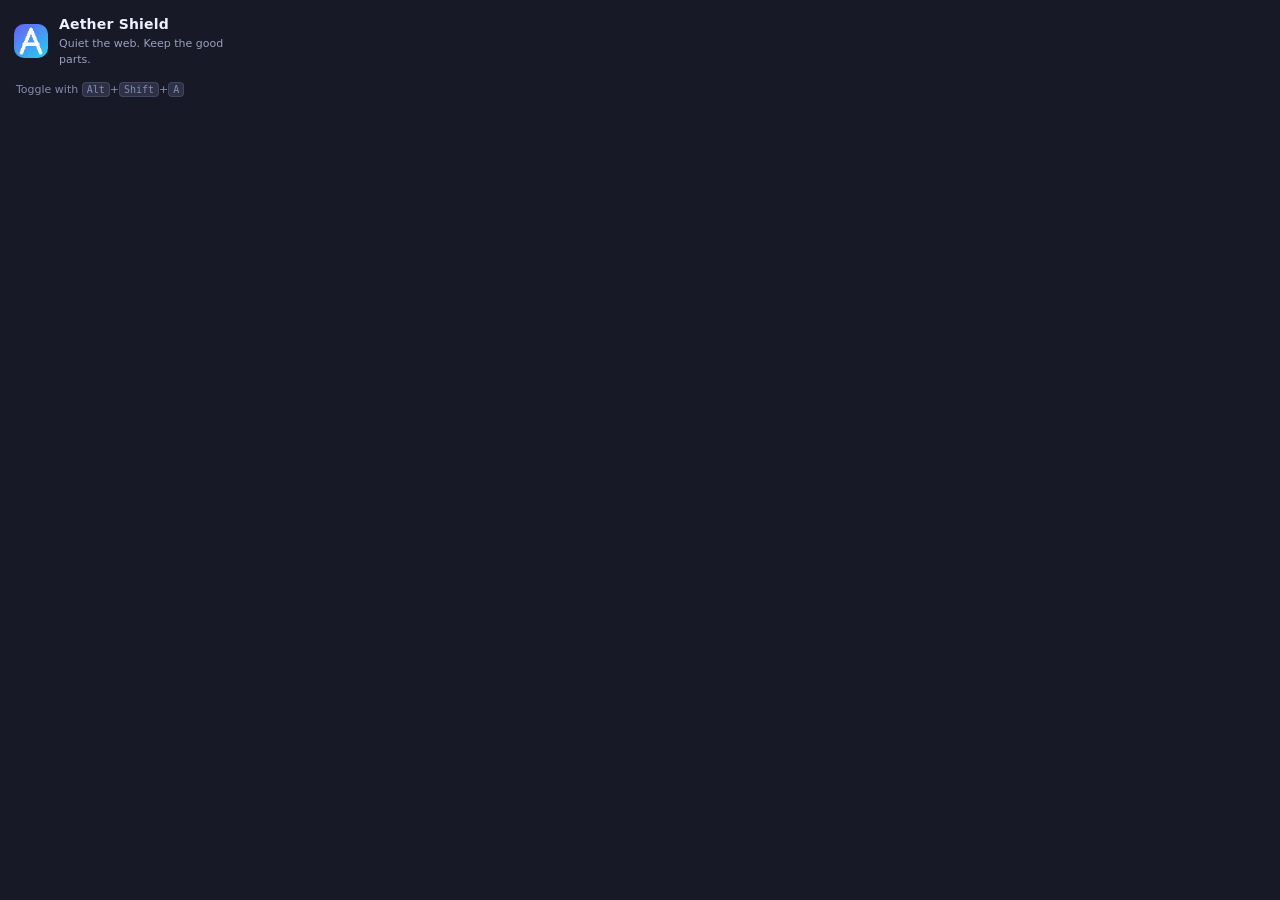
<file: extensions/aether-block/popup.html>
<!doctype html>
<html lang="en">
<head>
  <meta charset="utf-8">
  <title>Aether Shield</title>
  <link rel="stylesheet" href="popup.css">
</head>
<body>
  <header>
    <img src="icon.png" alt="">
    <div>
      <h1>Aether Shield</h1>
      <p>Quiet the web. Keep the good parts.</p>
    </div>
  </header>
  <div id="filters"></div>
  <p class="hint">Toggle with <kbd>Alt</kbd>+<kbd>Shift</kbd>+<kbd>A</kbd></p>
  <script src="popup.js"></script>
</body>
</html>
</file>
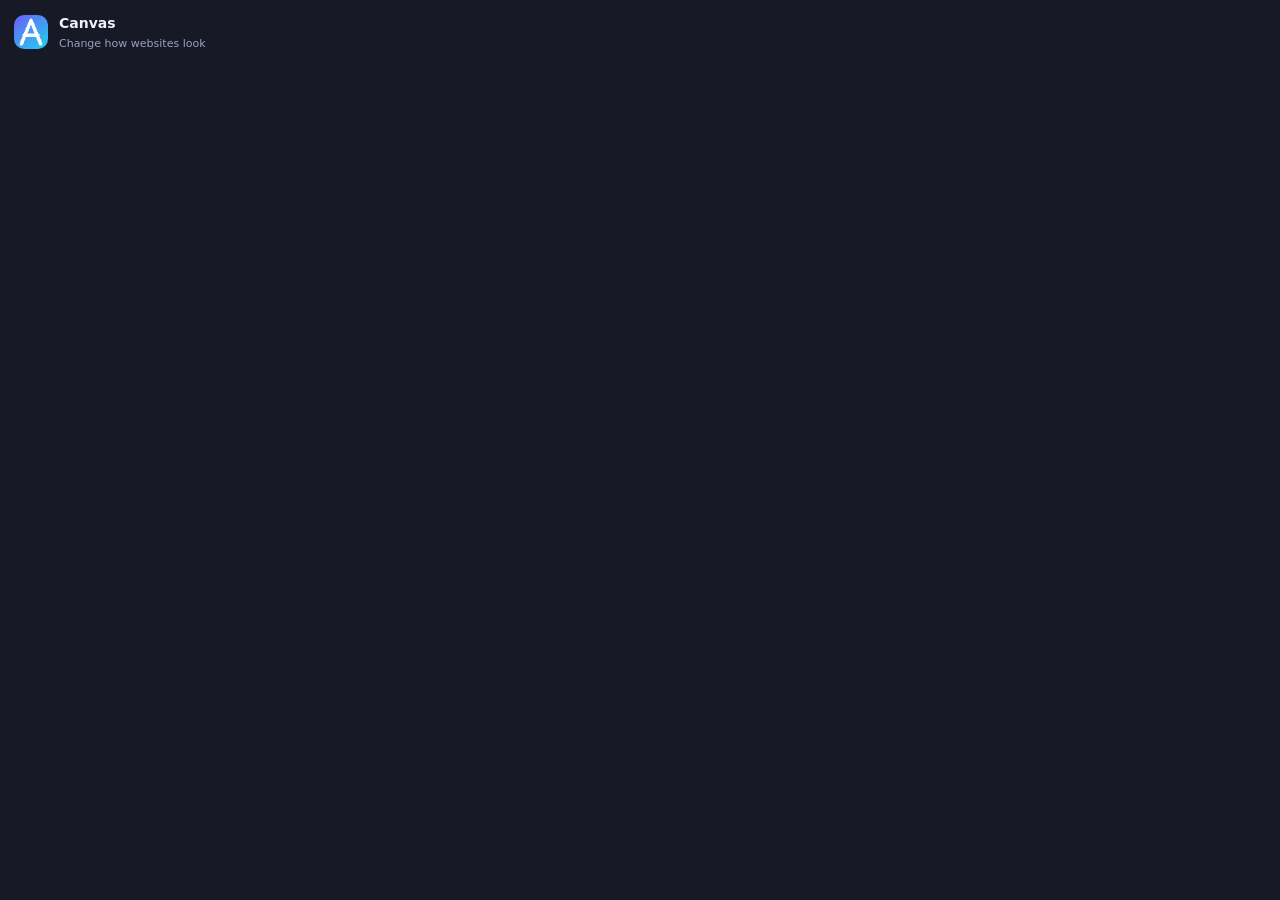
<file: extensions/aether-canvas/popup.html>
<!doctype html>
<html lang="en">
<head><meta charset="utf-8"><title>Aether Canvas</title><link rel="stylesheet" href="popup.css"></head>
<body>
  <header><img src="icon.png" alt=""><div><h1>Canvas</h1><p>Change how websites look</p></div></header>
  <div id="presets"></div>
  <script src="popup.js"></script>
</body>
</html>
</file>
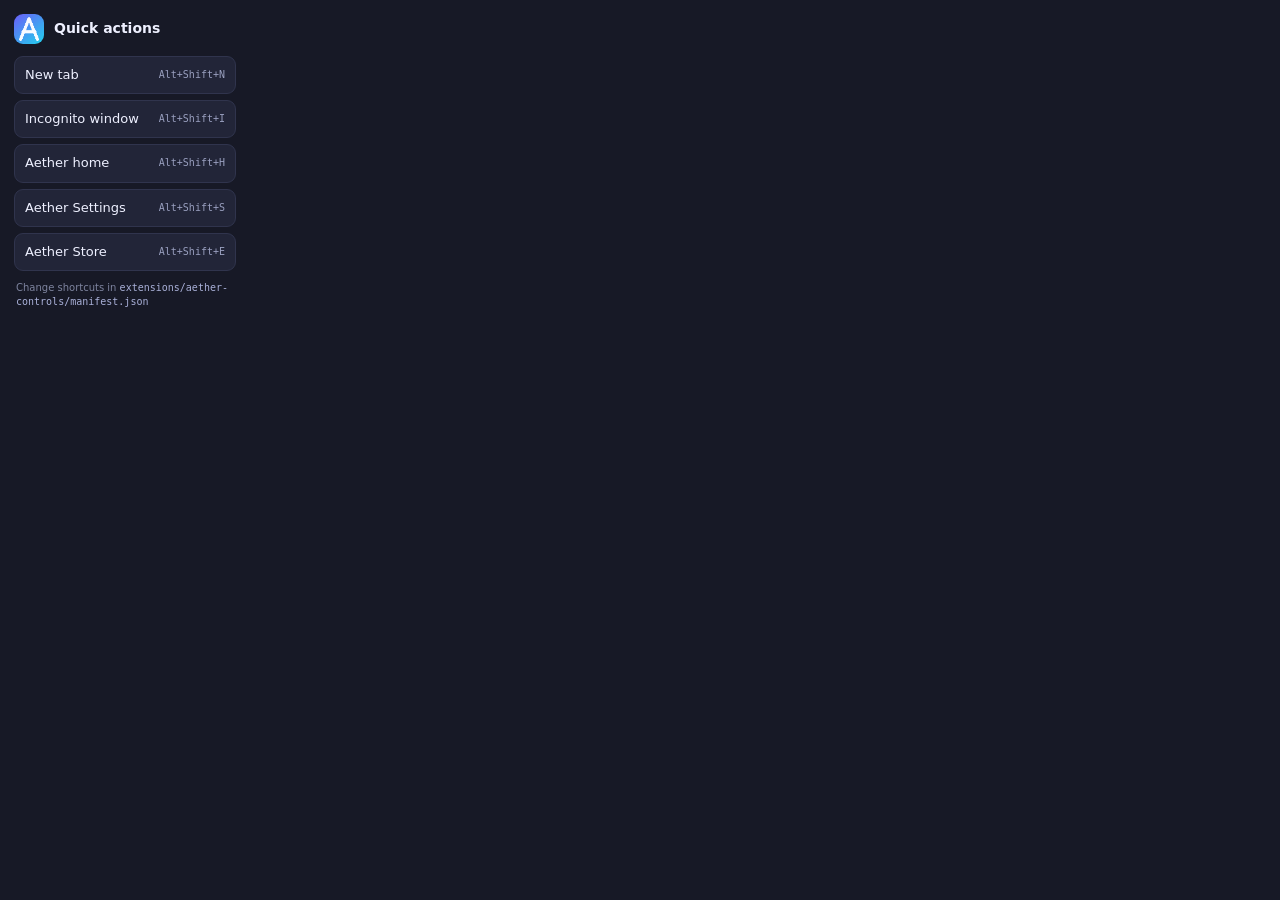
<file: extensions/aether-controls/popup.html>
<!doctype html>
<html lang="en">
<head>
  <meta charset="utf-8">
  <title>Aether Controls</title>
  <link rel="stylesheet" href="popup.css">
</head>
<body>
  <header><img src="icon.png" alt=""><h1>Quick actions</h1></header>
  <button data-command="new-tab"><span>New tab</span><kbd>Alt+Shift+N</kbd></button>
  <button data-command="incognito"><span>Incognito window</span><kbd>Alt+Shift+I</kbd></button>
  <button data-command="open-home"><span>Aether home</span><kbd>Alt+Shift+H</kbd></button>
  <button data-command="open-settings"><span>Aether Settings</span><kbd>Alt+Shift+S</kbd></button>
  <button data-action="store"><span>Aether Store</span><kbd>Alt+Shift+E</kbd></button>
  <p class="hint">Change shortcuts in <code>extensions/aether-controls/manifest.json</code></p>
  <script src="popup.js"></script>
</body>
</html>
</file>
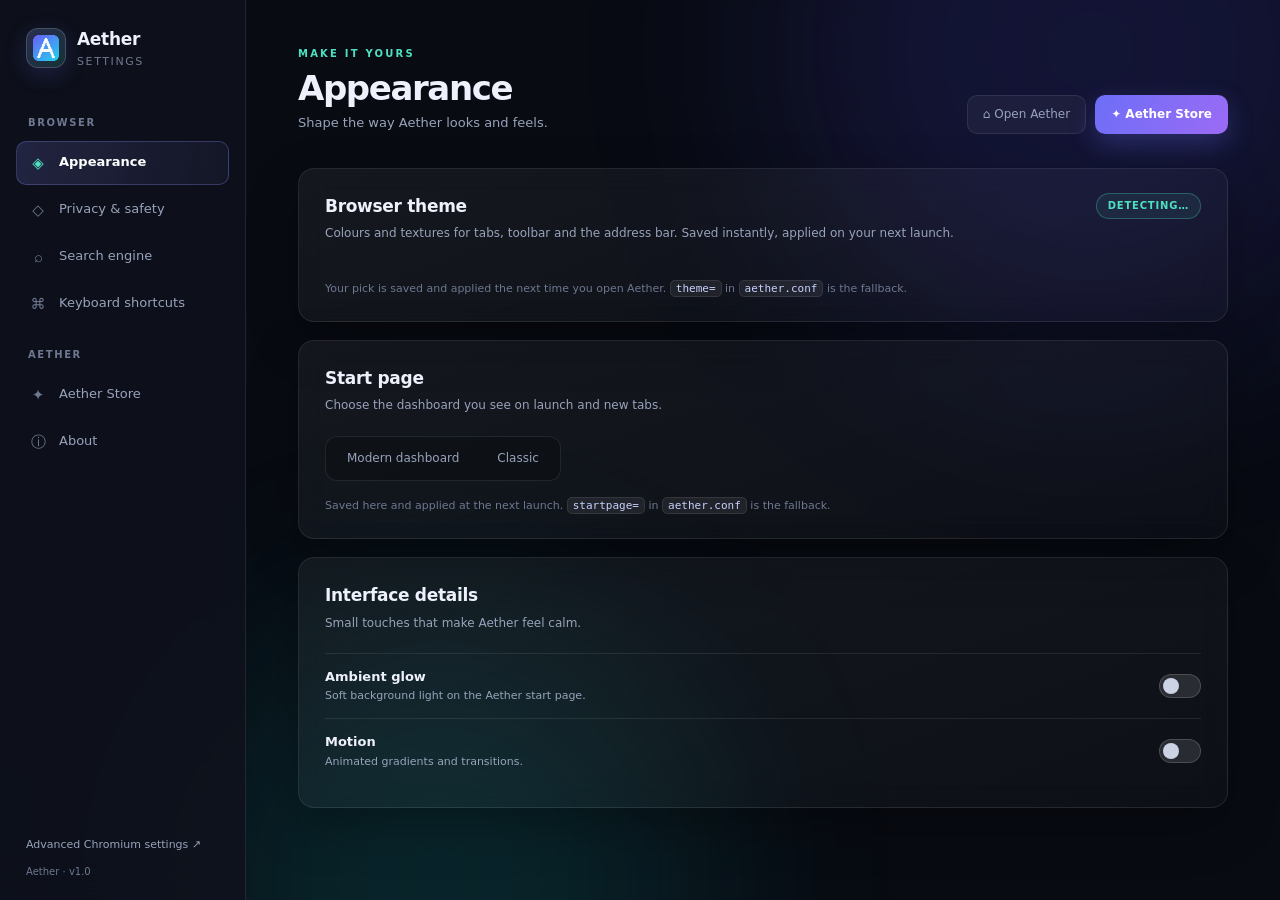
<file: extensions/aether-controls/settings.html>
<!doctype html>
<html lang="en">
<head>
  <meta charset="utf-8">
  <meta name="viewport" content="width=device-width,initial-scale=1">
  <title>Aether Settings</title>
  <link rel="icon" href="icon.png">
  <link rel="stylesheet" href="settings.css">
</head>
<body>
  <div class="aurora aurora-a"></div>
  <div class="aurora aurora-b"></div>

  <aside class="sidebar">
    <div class="brand">
      <div class="brand-mark"><img src="icon.png" alt="" width="26" height="26"></div>
      <div><strong>Aether</strong><span>settings</span></div>
    </div>

    <nav>
      <div class="nav-label">Browser</div>
      <button class="nav-item active" data-panel="appearance"><span class="ni">◈</span>Appearance</button>
      <button class="nav-item" data-panel="privacy"><span class="ni">◇</span>Privacy &amp; safety</button>
      <button class="nav-item" data-panel="search"><span class="ni">⌕</span>Search engine</button>
      <button class="nav-item" data-panel="shortcuts"><span class="ni">⌘</span>Keyboard shortcuts</button>
      <div class="nav-label">Aether</div>
      <button class="nav-item" data-panel="store"><span class="ni">✦</span>Aether Store</button>
      <button class="nav-item" data-panel="about"><span class="ni">ⓘ</span>About</button>
    </nav>

    <div class="side-foot">
      <button id="advancedBtn" class="side-link">Advanced Chromium settings ↗</button>
      <span id="versionLabel">Aether · v1.0</span>
    </div>
  </aside>

  <main class="content">
    <header class="page-head">
      <div>
        <div class="eyebrow">MAKE IT YOURS</div>
        <h1 id="pageTitle">Appearance</h1>
        <p id="pageSub">Shape the way Aether looks and feels.</p>
      </div>
      <div class="head-actions">
        <button class="ghost" id="homeBtn">⌂ Open Aether</button>
        <button class="primary" id="storeBtn">✦ Aether Store</button>
      </div>
    </header>

    <!-- APPEARANCE -->
    <section class="panel active" id="panel-appearance">
      <div class="card wide">
        <div class="card-head">
          <div><h2>Browser theme</h2><p>Colours and textures for tabs, toolbar and the address bar. Saved instantly, applied on your next launch.</p></div>
          <span class="pill" id="themeStatus">Detecting…</span>
        </div>
        <div class="theme-grid" id="themeGrid"></div>
        <p class="note">Your pick is saved and applied the next time you open Aether. <code>theme=</code> in <code>aether.conf</code> is the fallback.</p>
      </div>

      <div class="card wide">
        <div class="card-head"><div><h2>Start page</h2><p>Choose the dashboard you see on launch and new tabs.</p></div></div>
        <div class="segmented" id="pageSeg">
          <button data-v="modern">Modern dashboard</button>
          <button data-v="classic">Classic</button>
        </div>
        <p class="note">Saved here and applied at the next launch. <code>startpage=</code> in <code>aether.conf</code> is the fallback.</p>
      </div>

      <div class="card wide">
        <div class="card-head"><div><h2>Interface details</h2><p>Small touches that make Aether feel calm.</p></div></div>
        <div class="setting-row">
          <div><strong>Ambient glow</strong><span>Soft background light on the Aether start page.</span></div>
          <button class="switch" id="ambientSwitch" aria-label="Ambient glow"></button>
        </div>
        <div class="setting-row">
          <div><strong>Motion</strong><span>Animated gradients and transitions.</span></div>
          <button class="switch" id="motionSwitch" aria-label="Motion"></button>
        </div>
      </div>
    </section>

    <!-- PRIVACY -->
    <section class="panel" id="panel-privacy">
      <div class="card wide">
        <div class="card-head">
          <div><h2>Built-in protection</h2><p>Every Aether feature is a small, auditable extension. Switch them off without restarting.</p></div>
          <span class="pill" id="privacyStatus">—</span>
        </div>
        <div id="featureList" class="feature-list"></div>
        <p class="note">Switches last for this session. Startup defaults come from <code>~/.config/aether/aether.conf</code>.</p>
      </div>
      <div class="card wide accent-card">
        <div class="card-head"><div><h2>Privacy by default</h2><p>Aether ships with background networking, metrics, sync and component updates disabled.</p></div></div>
        <div class="check-grid">
          <div>✓ No telemetry</div><div>✓ No sign-in required</div><div>✓ Local-only settings</div>
          <div>✓ Tracker rules included</div><div>✓ No cloud sync</div><div>✓ Read-only system</div>
        </div>
      </div>
    </section>

    <!-- SEARCH -->
    <section class="panel" id="panel-search">
      <div class="card wide">
        <div class="card-head"><div><h2>Default search</h2><p>Used by the Aether start page and the Spotlight command palette.</p></div></div>
        <div class="engine-grid" id="engineGrid"></div>
      </div>
      <div class="card wide">
        <div class="card-head"><div><h2>Website address</h2><p>Where the Aether Store's “Website” button takes you.</p></div></div>
        <div class="input-row">
          <input id="siteInput" type="url" spellcheck="false" placeholder="https://khaledwalid201724-collab.github.io/aether-browser/">
          <button class="primary" id="siteSave">Save</button>
        </div>
      </div>
    </section>

    <!-- SHORTCUTS -->
    <section class="panel" id="panel-shortcuts">
      <div class="card wide">
        <div class="card-head"><div><h2>Keyboard shortcuts</h2><p>Everything important, without touching the mouse.</p></div></div>
        <div class="shortcut-grid">
          <div><span>New tab (Aether dashboard)</span><kbd>Ctrl</kbd><kbd>T</kbd></div>
          <div><span>Command palette / search</span><kbd>Alt</kbd><kbd>Shift</kbd><kbd>K</kbd></div>
          <div><span>Aether Store</span><kbd>Alt</kbd><kbd>Shift</kbd><kbd>E</kbd></div>
          <div><span>Aether Settings</span><kbd>Alt</kbd><kbd>Shift</kbd><kbd>S</kbd></div>
          <div><span>Aether home</span><kbd>Alt</kbd><kbd>Shift</kbd><kbd>H</kbd></div>
          <div><span>Toggle ad blocking</span><kbd>Alt</kbd><kbd>Shift</kbd><kbd>A</kbd></div>
          <div><span>Vertical tabs</span><kbd>Alt</kbd><kbd>Shift</kbd><kbd>V</kbd></div>
          <div><span>Incognito window</span><kbd>Alt</kbd><kbd>Shift</kbd><kbd>I</kbd></div>
          <div><span>Focus search on the dashboard</span><kbd>/</kbd></div>
          <div><span>Open the command palette</span><kbd>Ctrl</kbd><kbd>K</kbd></div>
        </div>
      </div>
    </section>

    <!-- STORE -->
    <section class="panel" id="panel-store">
      <div class="card wide hero-card">
        <div class="hero-icon">✦</div>
        <h2>Aether Store</h2>
        <p>Five small first-party extensions, ready to enable or disable. No account, no downloads, no tracking.</p>
        <div class="hero-actions">
          <button class="primary" id="openStore">Open the store →</button>
          <button class="ghost" id="openExt">Manage extensions ↗</button>
        </div>
      </div>
    </section>

    <!-- ABOUT -->
    <section class="panel" id="panel-about">
      <div class="card wide hero-card">
        <img class="about-logo" src="icon.png" alt="Aether logo" width="72" height="72">
        <h2>Aether</h2>
        <p>A clean, modern, privacy-minded Chromium distribution. One AppImage, six small extensions, no root required.</p>
        <div class="about-meta">
          <span id="aboutBrowser">Browser: Aether</span>
          <span>Profile: <code>~/.config/aether/</code></span>
          <span>Made for people who want a quieter web.</span>
        </div>
        <div class="hero-actions">
          <button class="primary" id="aboutSite">Visit the website ↗</button>
          <button class="ghost" id="aboutAdvanced">Advanced Chromium settings ↗</button>
        </div>
      </div>
    </section>
  </main>

  <div id="toast" class="toast" role="status"></div>
  <script src="settings.js"></script>
</body>
</html>
</file>
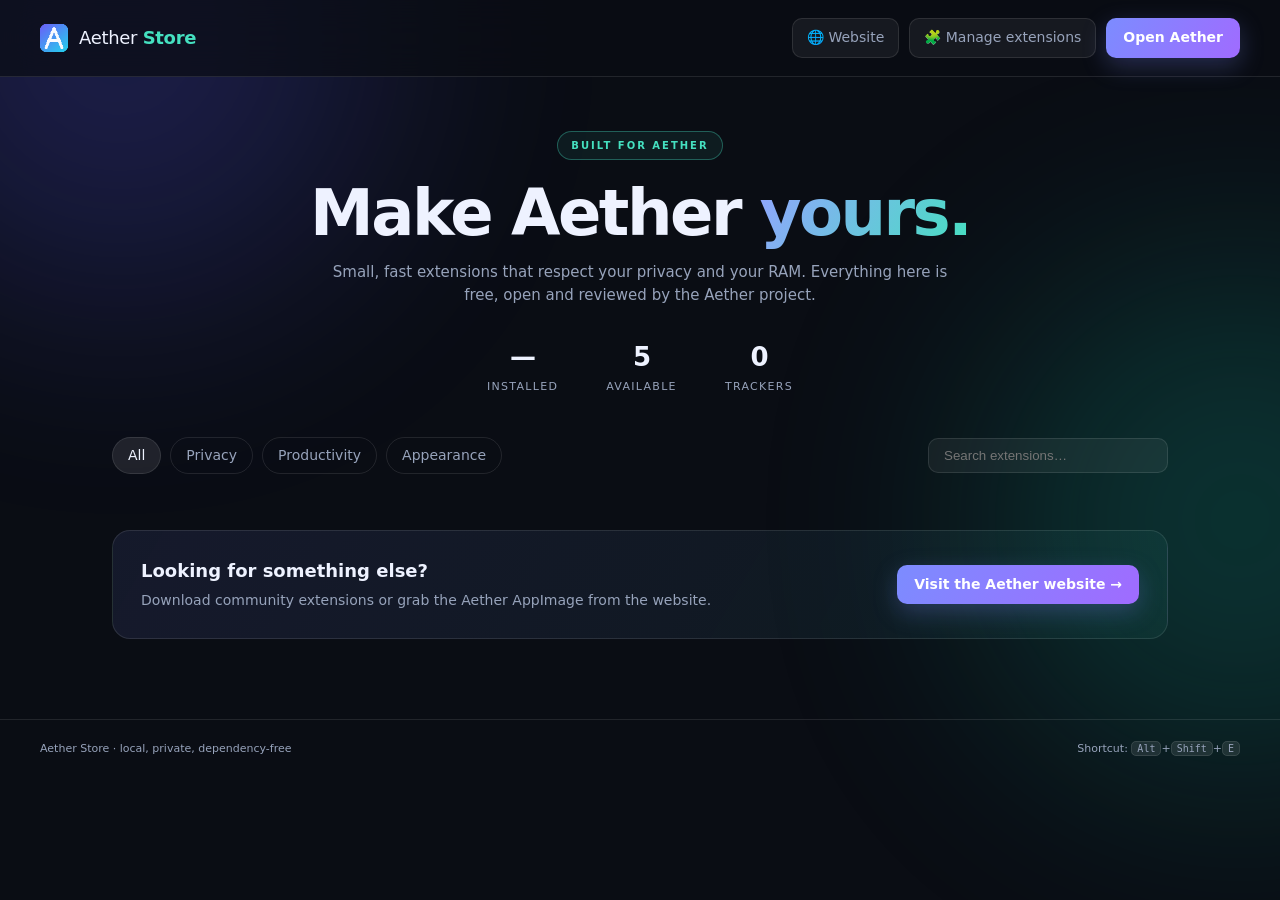
<file: extensions/aether-controls/store.html>
<!doctype html>
<html lang="en">
<head>
  <meta charset="utf-8">
  <meta name="viewport" content="width=device-width,initial-scale=1">
  <title>Aether Store — extensions made for Aether</title>
  <link rel="icon" href="icon.png">
  <link rel="stylesheet" href="store.css">
</head>
<body>
  <div class="glow glow-1"></div>
  <div class="glow glow-2"></div>

  <header class="topbar">
    <div class="brand">
      <img src="icon.png" alt="" width="28" height="28">
      <span>Aether <b>Store</b></span>
    </div>
    <div class="top-actions">
      <button class="ghost" id="siteBtn">🌐 Website</button>
      <button class="ghost" id="extBtn">🧩 Manage extensions</button>
      <button class="primary" id="homeBtn">Open Aether</button>
    </div>
  </header>

  <main>
    <section class="hero">
      <div class="badge">BUILT FOR AETHER</div>
      <h1>Make Aether <em>yours.</em></h1>
      <p>Small, fast extensions that respect your privacy and your RAM.
         Everything here is free, open and reviewed by the Aether project.</p>
      <div class="hero-stats">
        <div><strong id="installedCount">—</strong><span>installed</span></div>
        <div><strong id="availableCount">5</strong><span>available</span></div>
        <div><strong>0</strong><span>trackers</span></div>
      </div>
    </section>

    <section class="filters">
      <button class="chip active" data-filter="all">All</button>
      <button class="chip" data-filter="privacy">Privacy</button>
      <button class="chip" data-filter="productivity">Productivity</button>
      <button class="chip" data-filter="appearance">Appearance</button>
      <div class="search-wrap">
        <input id="search" type="search" placeholder="Search extensions…" autocomplete="off">
      </div>
    </section>

    <section id="grid" class="grid" aria-live="polite"></section>

    <section class="more">
      <div>
        <h2>Looking for something else?</h2>
        <p>Download community extensions or grab the Aether AppImage from the website.</p>
      </div>
      <button class="primary" id="moreBtn">Visit the Aether website →</button>
    </section>
  </main>

  <footer>
    <span>Aether Store · local, private, dependency-free</span>
    <span>Shortcut: <kbd>Alt</kbd>+<kbd>Shift</kbd>+<kbd>E</kbd></span>
  </footer>

  <div id="toast" class="toast" role="status"></div>
  <script src="store.js"></script>
</body>
</html>
</file>
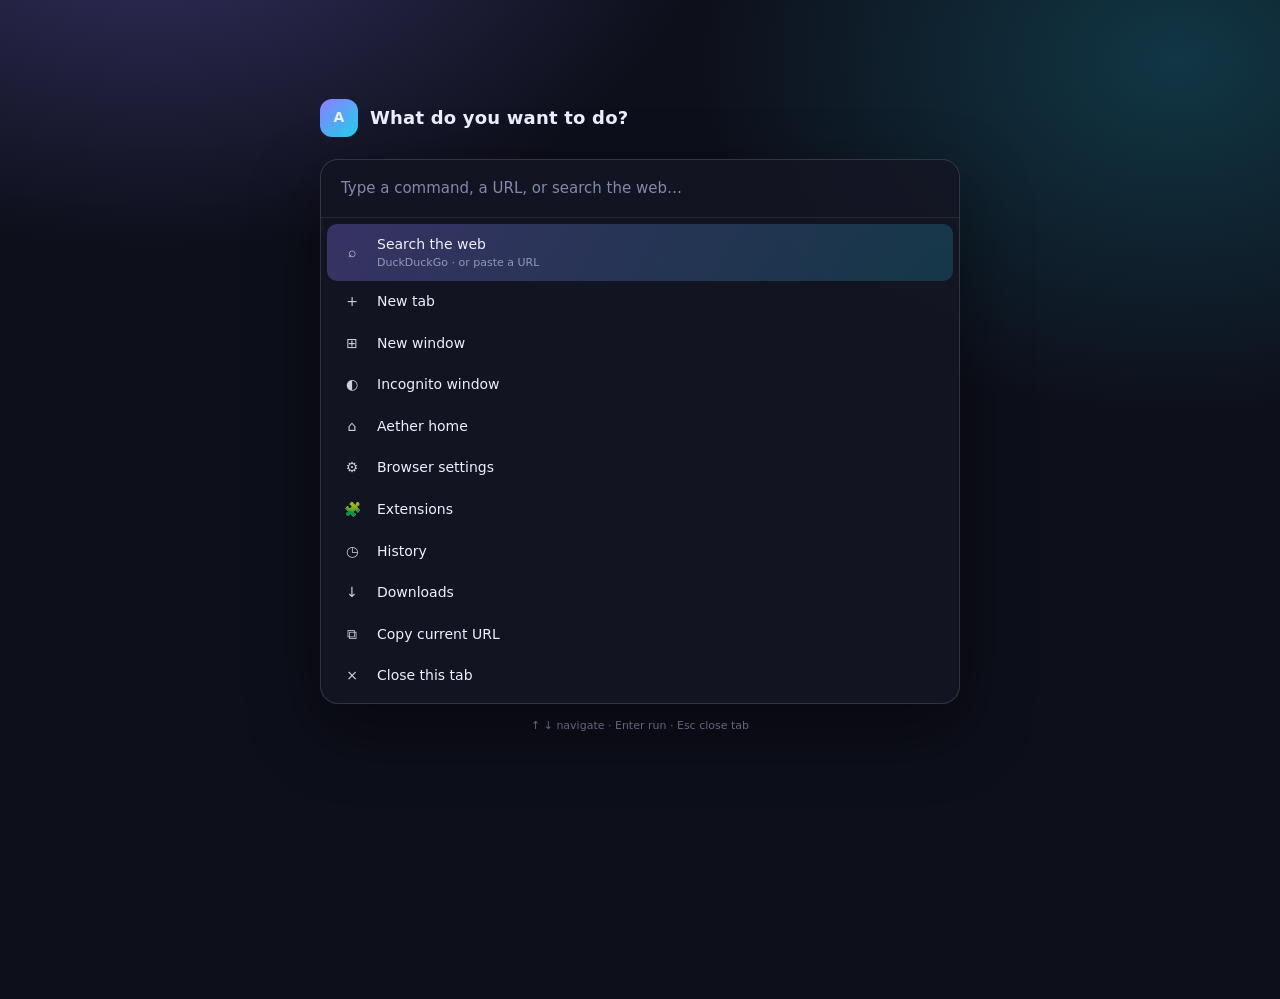
<file: extensions/aether-spotlight/palette.html>
<!doctype html>
<html lang="en">
<head>
  <meta charset="utf-8">
  <title>Aether · Commands</title>
  <link rel="stylesheet" href="palette.css">
</head>
<body>
  <div class="wrap">
    <div class="top">
      <div class="mark">A</div>
      <h1>What do you want to do?</h1>
    </div>
    <div class="box">
      <input id="q" placeholder="Type a command, a URL, or search the web…" autocomplete="off" autofocus>
      <div id="list"></div>
    </div>
    <p class="hint">↑ ↓ navigate · Enter run · Esc close tab</p>
  </div>
  <script src="palette.js"></script>
</body>
</html>
</file>
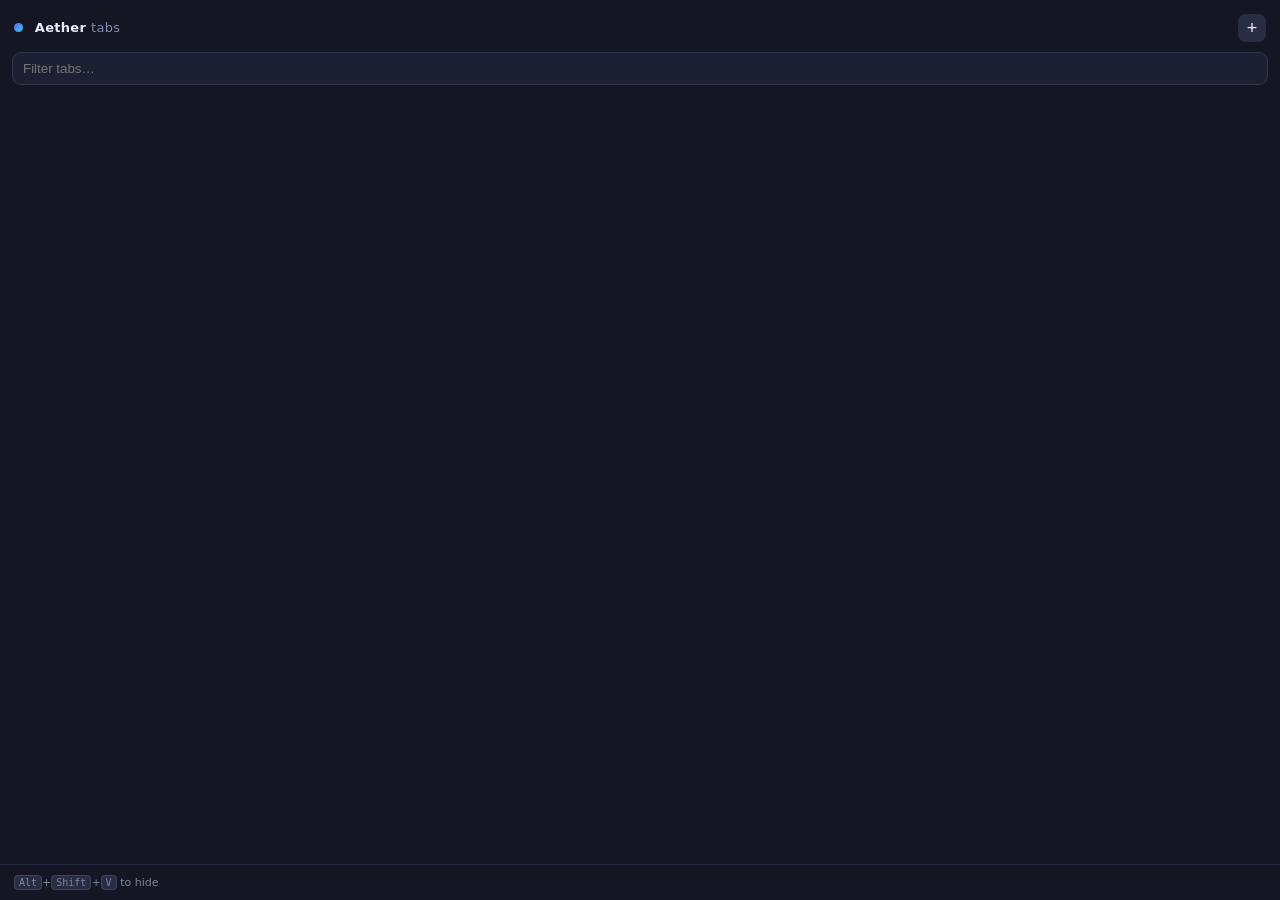
<file: extensions/aether-tabs/sidepanel.html>
<!doctype html>
<html lang="en">
<head>
  <meta charset="utf-8">
  <title>Aether · Tabs</title>
  <link rel="stylesheet" href="sidepanel.css">
</head>
<body>
  <header>
    <div class="brand"><span class="dot"></span> Aether <span class="muted">tabs</span></div>
    <button id="new" title="New tab">+</button>
  </header>
  <input id="search" type="search" placeholder="Filter tabs…" autocomplete="off">
  <main id="list"></main>
  <footer><kbd>Alt</kbd>+<kbd>Shift</kbd>+<kbd>V</kbd> to hide</footer>
  <script src="sidepanel.js"></script>
</body>
</html>
</file>
<file: assets/site.css>
:root {
  --bg: #080b11;
  --bg2: #0d1220;
  --panel: rgba(255, 255, 255, .055);
  --line: rgba(255, 255, 255, .10);
  --text: #f2f5ff;
  --muted: #9aa6bd;
  --accent: #7c8cff;
  --accent2: #45e0c0;
}

* { box-sizing: border-box; }
html { scroll-behavior: smooth; }
body {
  margin: 0;
  background: var(--bg);
  color: var(--text);
  font: 15px/1.65 Inter, "Segoe UI", system-ui, -apple-system, sans-serif;
  overflow-x: hidden;
}
a { color: inherit; text-decoration: none; }
code {
  background: rgba(255,255,255,.08);
  border: 1px solid var(--line);
  border-radius: 6px;
  padding: 1px 6px;
  font-size: .9em;
}

.aurora {
  position: absolute;
  inset: 0 0 auto 0;
  height: 980px;
  pointer-events: none;
  background:
    radial-gradient(680px 380px at 12% -6%, rgba(105, 90, 255, .30), transparent 70%),
    radial-gradient(620px 340px at 88% 10%, rgba(25, 200, 170, .20), transparent 70%);
  filter: blur(20px);
}

.nav {
  position: relative;
  z-index: 3;
  display: flex;
  align-items: center;
  justify-content: space-between;
  max-width: 1120px;
  margin: 0 auto;
  padding: 22px 32px;
}
.brand { display: flex; align-items: center; gap: 10px; font-size: 20px; font-weight: 650; letter-spacing: -.4px; }
.nav nav { display: flex; align-items: center; gap: 24px; font-size: 14px; color: var(--muted); }
.nav nav a:hover, .nav nav a.active { color: var(--text); }
.nav-cta {
  color: white !important;
  background: linear-gradient(120deg, var(--accent), #a06bff);
  border-radius: 10px;
  padding: 9px 16px;
  font-weight: 600;
  box-shadow: 0 8px 26px rgba(124,140,255,.25);
}

main { position: relative; z-index: 2; max-width: 1120px; margin: 0 auto; padding: 0 32px 90px; }

.hero { text-align: center; padding: 72px 0 40px; }
.pill {
  display: inline-block;
  font-size: 10px;
  font-weight: 700;
  letter-spacing: 2px;
  color: var(--accent2);
  border: 1px solid rgba(69,224,192,.35);
  background: rgba(69,224,192,.07);
  border-radius: 99px;
  padding: 7px 15px;
}
.hero h1 {
  font-size: clamp(42px, 7vw, 76px);
  line-height: 1.03;
  letter-spacing: -3px;
  margin: 22px 0 18px;
}
.hero h1 span {
  background: linear-gradient(120deg, #a4b0ff, #45e0c0);
  -webkit-background-clip: text;
  background-clip: text;
  color: transparent;
}
.lead { max-width: 660px; margin: 0 auto; color: var(--muted); font-size: 17px; }
.hero-actions { display: flex; justify-content: center; flex-wrap: wrap; gap: 12px; margin: 30px 0 14px; }
.hero-note { color: var(--muted); font-size: 12px; }

.btn {
  display: inline-flex;
  flex-direction: column;
  align-items: center;
  justify-content: center;
  border-radius: 13px;
  padding: 13px 22px;
  font-weight: 650;
  transition: .18s ease;
}
.btn small { font-size: 10px; font-weight: 500; opacity: .8; }
.btn-primary {
  color: white;
  background: linear-gradient(120deg, var(--accent), #a06bff);
  box-shadow: 0 12px 34px rgba(124,140,255,.28);
}
.btn-primary:hover { transform: translateY(-2px); filter: brightness(1.1); }
.btn-ghost { border: 1px solid var(--line); background: var(--panel); color: var(--text); }
.btn-ghost:hover { background: rgba(255,255,255,.1); }
.btn.wide { width: 100%; margin-top: 18px; }

/* CSS-only browser preview */
.mock {
  max-width: 880px;
  margin: 54px auto 0;
  border: 1px solid var(--line);
  border-radius: 16px;
  overflow: hidden;
  background: #0b0f18;
  box-shadow: 0 40px 100px rgba(0,0,0,.55), 0 0 0 1px rgba(255,255,255,.03) inset;
  text-align: left;
}
.mock-bar { display: flex; align-items: center; gap: 7px; padding: 12px 14px; border-bottom: 1px solid var(--line); background: rgba(255,255,255,.03); }
.mock-bar span { width: 10px; height: 10px; border-radius: 50%; background: #485068; }
.mock-bar span:first-child { background: #ff6b6b; }
.mock-bar span:nth-child(2) { background: #ffd166; }
.mock-bar span:nth-child(3) { background: #45e0c0; }
.mock-url { margin: 0 auto; width: 62%; text-align: center; color: var(--muted); font-size: 11px; background: rgba(255,255,255,.05); border-radius: 7px; padding: 4px; }
.mock-body { display: flex; min-height: 330px; }
.mock-side { width: 52px; border-right: 1px solid var(--line); padding: 14px 12px; display: flex; flex-direction: column; gap: 12px; }
.mock-side i { height: 22px; border-radius: 7px; background: rgba(255,255,255,.07); }
.mock-side i:first-child { background: linear-gradient(120deg, var(--accent), #a06bff); }
.mock-page { flex: 1; padding: 34px; background: radial-gradient(600px 300px at 80% 0%, rgba(124,140,255,.14), transparent 70%); }
.mock-clock { font-size: 40px; font-weight: 300; letter-spacing: -1px; }
.mock-title { color: var(--muted); margin-bottom: 26px; }
.mock-cards { display: grid; grid-template-columns: repeat(4,1fr); gap: 12px; }
.mock-cards b { height: 64px; border-radius: 12px; background: var(--panel); border: 1px solid var(--line); }
.mock-search { margin-top: 26px; height: 40px; border-radius: 10px; background: var(--panel); border: 1px solid var(--line); }

.section { padding: 76px 0 10px; }
.section-head { text-align: center; margin-bottom: 34px; }
.kicker { color: var(--accent2); font-size: 10px; font-weight: 700; letter-spacing: 2.4px; }
.section h2 { font-size: clamp(28px, 4vw, 40px); letter-spacing: -1.4px; margin: 10px 0 8px; }
.section-head p { color: var(--muted); margin: 0; }

.features { display: grid; grid-template-columns: repeat(auto-fit, minmax(280px, 1fr)); gap: 16px; }
.features article {
  border: 1px solid var(--line);
  background: var(--panel);
  border-radius: 18px;
  padding: 24px;
  backdrop-filter: blur(12px);
}
.features h3 { margin: 12px 0 7px; font-size: 16px; }
.features p { color: var(--muted); margin: 0; font-size: 13px; }
.ficon {
  width: 42px; height: 42px;
  display: grid; place-items: center;
  border-radius: 12px;
  font-size: 20px;
  background: rgba(255,255,255,.07);
  border: 1px solid var(--line);
}

.install { display: grid; grid-template-columns: 1.2fr .8fr; gap: 40px; align-items: start; }
.install ol { color: var(--muted); padding-left: 20px; }
.install li { margin: 10px 0; }
.install li b { color: var(--text); }
.install .small { color: var(--muted); font-size: 12px; }
.install-card {
  border: 1px solid var(--line);
  border-radius: 18px;
  padding: 24px;
  background: linear-gradient(150deg, rgba(124,140,255,.11), rgba(69,224,192,.05));
}
.install-card h3 { margin: 0 0 8px; }
.install-card p { color: var(--muted); font-size: 13px; }
.row { display: flex; justify-content: space-between; padding: 9px 0; border-bottom: 1px solid var(--line); font-size: 13px; }
.row span { color: var(--muted); }
.checksum { display: block; text-align: center; margin-top: 12px; color: var(--muted); font-size: 12px; text-decoration: underline; }

.store-hero { padding-bottom: 10px; }
.store-grid article { display: flex; flex-direction: column; }
.dl {
  margin-top: 16px;
  align-self: flex-start;
  color: var(--accent2);
  font-size: 13px;
  font-weight: 600;
}
.dl:hover { text-decoration: underline; }

.cta { text-align: center; padding-bottom: 30px; }
.cta .btn { margin-top: 18px; }

.support { padding-top: 34px; }
.support p { color: var(--muted); max-width: 560px; margin: 4px auto 0; }

footer {
  position: relative; z-index: 2;
  display: flex; justify-content: space-between;
  max-width: 1120px;
  margin: 0 auto;
  padding: 24px 32px 40px;
  border-top: 1px solid var(--line);
  color: var(--muted);
  font-size: 12px;
}
footer a:hover { color: var(--text); }

@media (max-width: 760px) {
  .nav { padding: 16px 18px; }
  .nav nav { gap: 14px; font-size: 12px; }
  .nav nav a:not(.nav-cta) { display: none; }
  main { padding: 0 18px 70px; }
  .hero { padding-top: 48px; }
  .install { grid-template-columns: 1fr; }
  .mock-page { padding: 22px; }
  .mock-cards { grid-template-columns: repeat(2,1fr); }
  footer { flex-direction: column; gap: 8px; padding: 20px 18px 34px; }
}
</file>
<file: extensions/aether-block/popup.css>
:root { color-scheme: dark; }
* { box-sizing: border-box; }
body {
  width: 260px;
  margin: 0;
  padding: 14px;
  font: 13px/1.45 system-ui, -apple-system, "Segoe UI", sans-serif;
  color: #eef0ff;
  background: #171926;
}
header { display: flex; gap: 11px; align-items: center; margin-bottom: 14px; }
header img { width: 34px; height: 34px; border-radius: 10px; }
h1 { margin: 0; font-size: 14px; letter-spacing: .2px; }
header p { margin: 2px 0 0; color: #9aa0c0; font-size: 11px; }
.row {
  display: flex; align-items: center; justify-content: space-between;
  padding: 9px 10px; margin-bottom: 7px; border-radius: 10px;
  background: #222538; border: 1px solid #30344d;
}
.row span { font-weight: 600; }
.row small { display: block; color: #9298b8; font-weight: 400; }
input[type=checkbox] { appearance: none; width: 34px; height: 19px; border-radius: 20px; background: #454a68; position: relative; cursor: pointer; transition: .18s; }
input[type=checkbox]::after { content: ""; position: absolute; top: 3px; left: 3px; width: 13px; height: 13px; border-radius: 50%; background: #d7dbf5; transition: .18s; }
input[type=checkbox]:checked { background: linear-gradient(90deg,#6d5ef8,#22d3ee); }
input[type=checkbox]:checked::after { left: 18px; background: #fff; }
.hint { margin: 12px 2px 0; color: #868ca9; font-size: 11px; }
kbd { background: #2d3148; border: 1px solid #41465f; border-radius: 4px; padding: 1px 4px; font-size: 10px; }
</file>
<file: extensions/aether-canvas/popup.css>
:root { color-scheme: dark; }
* { box-sizing:border-box; }
body { width:270px; margin:0; padding:14px; font:13px/1.4 system-ui,sans-serif; color:#eef0ff; background:#171926; }
header { display:flex; gap:11px; align-items:center; margin-bottom:14px; }
header img { width:34px; height:34px; border-radius:10px; }
h1 { margin:0; font-size:14px; }
header p { margin:2px 0 0; color:#9aa0c0; font-size:11px; }
button {
  width:100%; display:flex; align-items:center; gap:10px; text-align:left;
  margin-bottom:7px; padding:9px 10px; border-radius:10px; cursor:pointer;
  border:1px solid #30344d; background:#222538; color:#eef0ff; font:inherit;
}
button:hover { background:#2b3049; }
button.on { border-color:#8b7cff; background:linear-gradient(120deg,rgba(139,124,255,.3),rgba(34,211,238,.2)); }
button .i { width:22px; text-align:center; font-size:15px; }
button small { display:block; color:#9298b8; font-size:10px; }
</file>
<file: extensions/aether-controls/popup.css>
:root { color-scheme: dark; }
* { box-sizing: border-box; }
body { width: 250px; margin: 0; padding: 14px; font: 13px/1.4 system-ui, sans-serif; color: #eef0ff; background: #171926; }
header { display: flex; align-items: center; gap: 10px; margin-bottom: 12px; }
header img { width: 30px; height: 30px; border-radius: 9px; }
h1 { margin: 0; font-size: 14px; }
button {
  width: 100%; display: flex; justify-content: space-between; align-items: center;
  padding: 9px 10px; margin-bottom: 6px; border: 1px solid #30344d; border-radius: 9px;
  background: #222538; color: #eef0ff; font: inherit; cursor: pointer; text-align: left;
}
button:hover { background: #2b3049; border-color: #565c85; }
kbd { color: #9aa0c0; font-size: 10px; }
.hint { color: #7e849f; font-size: 10px; margin: 10px 2px 0; }
code { color: #a9b0d8; }
</file>
<file: extensions/aether-controls/settings.css>
:root {
  --bg: #080b12;
  --sidebar: rgba(14, 18, 28, .86);
  --panel: rgba(255, 255, 255, .045);
  --panel-hover: rgba(255, 255, 255, .075);
  --line: rgba(255, 255, 255, .085);
  --line-strong: rgba(255, 255, 255, .16);
  --text: #eef1fb;
  --muted: #98a3bb;
  --dim: #6e7890;
  --accent: #8b8cff;
  --accent2: #4ee0c1;
  --danger: #fb7185;
  --radius: 16px;
  --shadow: 0 18px 50px rgba(0, 0, 0, .28);
}

* { box-sizing: border-box; }

html, body { min-height: 100%; }

body {
  margin: 0;
  display: flex;
  background: var(--bg);
  color: var(--text);
  font: 14px/1.6 Inter, "Segoe UI", system-ui, -apple-system, sans-serif;
  -webkit-font-smoothing: antialiased;
  overflow-x: hidden;
}

.aurora {
  position: fixed;
  border-radius: 50%;
  filter: blur(110px);
  opacity: .17;
  pointer-events: none;
  z-index: 0;
}
.aurora-a { width: 620px; height: 620px; background: #4f46e5; top: -260px; right: -120px; }
.aurora-b { width: 520px; height: 520px; background: #0ea5a4; bottom: -240px; left: 180px; }

/* ---------- Sidebar ---------- */
.sidebar {
  position: sticky;
  top: 0;
  z-index: 2;
  width: 246px;
  height: 100vh;
  flex: 0 0 246px;
  display: flex;
  flex-direction: column;
  padding: 26px 16px 20px;
  border-right: 1px solid var(--line);
  background: var(--sidebar);
  backdrop-filter: blur(22px);
}

.brand { display: flex; align-items: center; gap: 11px; padding: 0 10px 26px; }
.brand-mark {
  width: 40px; height: 40px;
  display: grid; place-items: center;
  border-radius: 12px;
  background: linear-gradient(135deg, rgba(139,140,255,.24), rgba(78,224,193,.16));
  border: 1px solid var(--line-strong);
  box-shadow: 0 6px 22px rgba(99,102,241,.2);
}
.brand strong { display: block; font-size: 17px; letter-spacing: -.3px; }
.brand span { display: block; color: var(--dim); font-size: 11px; letter-spacing: 1.6px; text-transform: uppercase; }

nav { display: flex; flex-direction: column; gap: 3px; }
.nav-label {
  margin: 18px 12px 7px;
  color: var(--dim);
  font-size: 10px;
  font-weight: 700;
  letter-spacing: 1.6px;
  text-transform: uppercase;
}
.nav-item {
  display: flex;
  align-items: center;
  gap: 12px;
  width: 100%;
  padding: 9px 12px;
  border: 1px solid transparent;
  border-radius: 10px;
  background: transparent;
  color: var(--muted);
  font: inherit;
  font-size: 13px;
  text-align: left;
  cursor: pointer;
  transition: .16s ease;
}
.nav-item .ni { width: 18px; text-align: center; color: var(--dim); font-size: 15px; }
.nav-item:hover { background: var(--panel); color: var(--text); }
.nav-item.active {
  background: linear-gradient(100deg, rgba(139,140,255,.17), rgba(139,140,255,.05));
  border-color: rgba(139,140,255,.28);
  color: #fff;
  font-weight: 600;
}
.nav-item.active .ni { color: var(--accent2); }

.side-foot { margin-top: auto; padding: 0 10px; display: flex; flex-direction: column; gap: 10px; }
.side-link {
  border: 0; background: none; padding: 0;
  color: var(--muted); font: inherit; font-size: 11px; text-align: left; cursor: pointer;
}
.side-link:hover { color: var(--accent2); }
.side-foot > span { color: var(--dim); font-size: 10px; }

/* ---------- Content ---------- */
.content {
  position: relative;
  z-index: 1;
  flex: 1;
  min-width: 0;
  padding: 46px 52px 90px;
  max-width: 1100px;
}

.page-head {
  display: flex;
  align-items: flex-end;
  justify-content: space-between;
  gap: 20px;
  margin-bottom: 34px;
}
.eyebrow {
  color: var(--accent2);
  font-size: 10px;
  font-weight: 700;
  letter-spacing: 2.2px;
  margin-bottom: 8px;
}
.page-head h1 { font-size: 34px; line-height: 1.1; letter-spacing: -1.4px; margin: 0 0 6px; }
.page-head p { margin: 0; color: var(--muted); font-size: 13px; }
.head-actions { display: flex; gap: 9px; flex-shrink: 0; }

button { font: inherit; cursor: pointer; border-radius: 10px; transition: .17s ease; }
button.ghost {
  padding: 9px 15px;
  border: 1px solid var(--line);
  background: var(--panel);
  color: var(--muted);
  font-size: 12px;
}
button.ghost:hover { color: var(--text); background: var(--panel-hover); border-color: var(--line-strong); }
button.primary {
  padding: 9px 16px;
  border: 0;
  background: linear-gradient(120deg, #6d6ef7, #9b6bf5);
  color: #fff;
  font-size: 12px;
  font-weight: 600;
  box-shadow: 0 10px 26px rgba(109,110,247,.28);
}
button.primary:hover { filter: brightness(1.12); transform: translateY(-1px); }

.panel { display: none; animation: fade .22s ease; }
.panel.active { display: grid; gap: 18px; }
@keyframes fade { from { opacity: 0; transform: translateY(6px); } to { opacity: 1; transform: none; } }

.card {
  background: linear-gradient(160deg, rgba(255,255,255,.055), rgba(255,255,255,.025));
  border: 1px solid var(--line);
  border-radius: var(--radius);
  padding: 24px 26px;
  box-shadow: var(--shadow);
  backdrop-filter: blur(14px);
}
.card-head { display: flex; align-items: flex-start; justify-content: space-between; gap: 20px; margin-bottom: 20px; }
.card h2 { margin: 0 0 4px; font-size: 17px; letter-spacing: -.3px; }
.card-head p { margin: 0; color: var(--muted); font-size: 12px; max-width: 660px; }
.note { margin: 16px 0 0; color: var(--dim); font-size: 11px; }
code {
  font-family: ui-monospace, "SF Mono", Menlo, Consolas, monospace;
  background: rgba(255,255,255,.07);
  border: 1px solid var(--line);
  border-radius: 5px;
  padding: 1px 5px;
  color: #c9d2ff;
  font-size: 11px;
}
.pill {
  flex-shrink: 0;
  padding: 4px 11px;
  border-radius: 99px;
  border: 1px solid rgba(78,224,193,.3);
  background: rgba(78,224,193,.08);
  color: var(--accent2);
  font-size: 10px;
  font-weight: 700;
  letter-spacing: .8px;
  text-transform: uppercase;
}

/* ---------- Themes ---------- */
.theme-grid { display: grid; grid-template-columns: repeat(auto-fill, minmax(146px, 1fr)); gap: 12px; }
.theme-tile {
  position: relative;
  padding: 0;
  border: 1px solid var(--line);
  border-radius: 13px;
  overflow: hidden;
  background: var(--panel);
  color: var(--text);
  text-align: left;
}
.theme-tile:hover { transform: translateY(-2px); border-color: var(--line-strong); }
.theme-tile.on { border-color: var(--accent); box-shadow: 0 0 0 1px var(--accent), 0 12px 30px rgba(109,110,247,.22); }
.theme-tile.pending { border-style: dashed; }
.theme-tile.pending .theme-name::after { content: "↻"; color: #fbbf24; }
.theme-preview { height: 72px; position: relative; border-bottom: 1px solid rgba(255,255,255,.07); }
.theme-preview::before {
  content: ""; position: absolute; top: 9px; left: 9px; right: 9px; height: 18px;
  border-radius: 6px; background: rgba(255,255,255,.09);
}
.theme-preview::after {
  content: ""; position: absolute; top: 35px; left: 9px; width: 46%; bottom: 9px;
  border-radius: 6px; background: rgba(255,255,255,.13);
}
.theme-name { display: flex; align-items: center; justify-content: space-between; padding: 9px 11px; font-size: 12px; font-weight: 600; }
.theme-tile.on:not(.pending) .theme-name::after { content: "✓"; color: var(--accent2); font-weight: 700; }

/* ---------- Segmented / switches / rows ---------- */
.segmented { display: inline-flex; padding: 4px; gap: 4px; border-radius: 12px; border: 1px solid var(--line); background: rgba(0,0,0,.2); }
.segmented button {
  border: 0; background: transparent; color: var(--muted);
  padding: 8px 17px; font-size: 12px;
}
.segmented button.on { background: rgba(139,140,255,.2); color: #fff; box-shadow: inset 0 0 0 1px rgba(139,140,255,.35); }

.setting-row { display: flex; align-items: center; justify-content: space-between; gap: 20px; padding: 13px 0; border-top: 1px solid var(--line); }
.setting-row:first-of-type { border-top: 0; }
.setting-row strong { display: block; font-size: 13px; font-weight: 600; }
.setting-row span { display: block; color: var(--muted); font-size: 11px; }

.switch {
  position: relative;
  flex: 0 0 auto;
  width: 42px; height: 24px;
  border-radius: 99px;
  border: 1px solid var(--line-strong);
  background: rgba(255,255,255,.11);
  padding: 0;
}
.switch::after {
  content: ""; position: absolute; top: 3px; left: 3px;
  width: 16px; height: 16px; border-radius: 50%;
  background: #cbd3e5; transition: .2s ease;
}
.switch.on { background: linear-gradient(120deg, #6d6ef7, #9b6bf5); border-color: transparent; }
.switch.on::after { left: 21px; background: #fff; }

.feature-list { display: grid; gap: 4px; }
.feature {
  display: flex; align-items: center; gap: 14px;
  padding: 14px 4px;
  border-top: 1px solid var(--line);
}
.feature:first-child { border-top: 0; }
.feature-icon {
  width: 40px; height: 40px; flex: 0 0 40px;
  display: grid; place-items: center;
  border-radius: 11px;
  background: rgba(255,255,255,.06);
  border: 1px solid var(--line);
  font-size: 19px;
}
.feature-info { flex: 1; min-width: 0; }
.feature-info strong { display: block; font-size: 13px; }
.feature-info span { display: block; color: var(--muted); font-size: 11px; }
.feature-state { color: var(--dim); font-size: 10px; text-transform: uppercase; letter-spacing: 1px; margin-right: 6px; }
.feature-state.on { color: var(--accent2); }

.accent-card { background: linear-gradient(120deg, rgba(139,140,255,.1), rgba(78,224,193,.055)); }
.check-grid { display: grid; grid-template-columns: repeat(auto-fill, minmax(160px, 1fr)); gap: 10px; color: var(--muted); font-size: 12px; }
.check-grid div::first-letter { color: var(--accent2); }

.engine-grid { display: grid; grid-template-columns: repeat(auto-fill, minmax(150px, 1fr)); gap: 11px; }
.engine {
  padding: 15px;
  border: 1px solid var(--line);
  border-radius: 13px;
  background: var(--panel);
  color: var(--text);
  text-align: left;
  font: inherit;
  cursor: pointer;
}
.engine:hover { background: var(--panel-hover); }
.engine.on { border-color: var(--accent); box-shadow: inset 0 0 0 1px var(--accent); }
.engine b { display: block; font-size: 13px; margin-bottom: 3px; }
.engine small { color: var(--dim); font-size: 10px; }
.input-row { display: flex; gap: 9px; }
.input-row input {
  flex: 1; min-width: 0;
  padding: 10px 13px;
  border-radius: 10px;
  border: 1px solid var(--line);
  background: rgba(0,0,0,.22);
  color: var(--text);
  outline: none;
  font: inherit;
  font-size: 12px;
}
.input-row input:focus { border-color: var(--accent); }

.shortcut-grid { display: grid; grid-template-columns: repeat(auto-fill, minmax(300px, 1fr)); gap: 2px 26px; }
.shortcut-grid > div { display: flex; align-items: center; gap: 5px; padding: 10px 0; border-top: 1px solid var(--line); font-size: 12px; }
.shortcut-grid span { flex: 1; color: var(--muted); }
kbd {
  font: 11px ui-monospace, Menlo, Consolas, monospace;
  background: rgba(255,255,255,.08);
  border: 1px solid var(--line-strong);
  border-bottom-width: 2px;
  border-radius: 5px;
  padding: 2px 6px;
  color: #dbe2ff;
}

.hero-card { text-align: center; padding: 52px 30px; }
.hero-card h2 { font-size: 26px; letter-spacing: -.8px; margin: 12px 0 8px; }
.hero-card p { color: var(--muted); max-width: 520px; margin: 0 auto; font-size: 13px; }
.hero-icon {
  width: 64px; height: 64px; margin: 0 auto;
  display: grid; place-items: center;
  border-radius: 18px; font-size: 30px;
  background: linear-gradient(135deg, rgba(139,140,255,.25), rgba(78,224,193,.18));
  border: 1px solid var(--line-strong);
}
.hero-actions { display: flex; justify-content: center; gap: 10px; margin-top: 24px; flex-wrap: wrap; }
.about-logo { border-radius: 18px; box-shadow: 0 12px 34px rgba(0,0,0,.4); }
.about-meta { display: flex; justify-content: center; flex-wrap: wrap; gap: 8px 20px; margin-top: 22px; color: var(--dim); font-size: 11px; }

.toast {
  position: fixed; z-index: 10;
  bottom: 26px; left: 50%;
  transform: translate(-50%, 16px);
  background: #171d2c;
  border: 1px solid var(--line-strong);
  border-radius: 11px;
  padding: 10px 18px;
  color: var(--text);
  font-size: 12px;
  box-shadow: var(--shadow);
  opacity: 0; pointer-events: none;
  transition: .25s ease;
}
.toast.show { opacity: 1; transform: translate(-50%, 0); }

@media (max-width: 860px) {
  body { flex-direction: column; }
  .sidebar { position: relative; width: 100%; height: auto; flex: none; flex-direction: row; align-items: center; gap: 12px; padding: 12px 16px; overflow-x: auto; }
  .brand { padding: 0 12px 0 0; flex-shrink: 0; }
  nav { flex-direction: row; }
  .nav-label { display: none; }
  .nav-item { width: auto; white-space: nowrap; }
  .side-foot { display: none; }
  .content { padding: 28px 20px 60px; }
  .page-head { flex-direction: column; align-items: flex-start; }
}
</file>
<file: extensions/aether-controls/store.css>
:root {
  --bg: #0a0d14;
  --panel: rgba(255, 255, 255, .055);
  --panel-strong: rgba(255, 255, 255, .09);
  --line: rgba(255, 255, 255, .10);
  --text: #eef2ff;
  --muted: #97a3bb;
  --accent: #7c8cff;
  --accent2: #45e0c0;
  --radius: 18px;
}

* { box-sizing: border-box; }

html, body { min-height: 100%; }

body {
  margin: 0;
  background: var(--bg);
  color: var(--text);
  font: 14px/1.55 Inter, "Segoe UI", system-ui, -apple-system, sans-serif;
  overflow-x: hidden;
}

.glow {
  position: fixed;
  width: 520px;
  height: 520px;
  border-radius: 50%;
  filter: blur(120px);
  opacity: .22;
  pointer-events: none;
  z-index: 0;
}
.glow-1 { background: #5b5bff; top: -220px; left: -140px; }
.glow-2 { background: #12b89b; top: 260px; right: -220px; }

.topbar {
  position: relative;
  z-index: 2;
  display: flex;
  align-items: center;
  justify-content: space-between;
  padding: 18px 40px;
  border-bottom: 1px solid var(--line);
  background: rgba(10, 13, 20, .72);
  backdrop-filter: blur(18px);
}

.brand { display: flex; align-items: center; gap: 11px; font-size: 18px; letter-spacing: -.3px; }
.brand b { color: var(--accent2); font-weight: 600; }

.top-actions { display: flex; gap: 10px; }

button { font: inherit; cursor: pointer; border-radius: 10px; transition: .18s ease; }

button.ghost {
  background: var(--panel);
  color: var(--muted);
  border: 1px solid var(--line);
  padding: 8px 14px;
}
button.ghost:hover { color: var(--text); background: var(--panel-strong); }

button.primary {
  background: linear-gradient(120deg, var(--accent), #a06bff);
  color: white;
  border: 0;
  padding: 9px 17px;
  font-weight: 600;
  box-shadow: 0 8px 24px rgba(124, 140, 255, .26);
}
button.primary:hover { filter: brightness(1.12); transform: translateY(-1px); }

main { position: relative; z-index: 1; max-width: 1120px; margin: 0 auto; padding: 54px 32px 80px; }

.hero { text-align: center; margin-bottom: 42px; }

.badge {
  display: inline-block;
  font-size: 10px;
  font-weight: 700;
  letter-spacing: 2px;
  color: var(--accent2);
  border: 1px solid rgba(69, 224, 192, .35);
  background: rgba(69, 224, 192, .07);
  padding: 6px 13px;
  border-radius: 99px;
}

.hero h1 {
  font-size: clamp(38px, 6vw, 64px);
  line-height: 1.04;
  letter-spacing: -2.5px;
  margin: 20px 0 14px;
}
.hero h1 em {
  font-style: normal;
  background: linear-gradient(120deg, #93a4ff, #45e0c0);
  -webkit-background-clip: text;
  background-clip: text;
  color: transparent;
}
.hero p { color: var(--muted); max-width: 620px; margin: 0 auto; font-size: 15px; }

.hero-stats { display: flex; justify-content: center; gap: 48px; margin-top: 30px; }
.hero-stats div { display: flex; flex-direction: column; }
.hero-stats strong { font-size: 26px; letter-spacing: -1px; }
.hero-stats span { color: var(--muted); font-size: 11px; text-transform: uppercase; letter-spacing: 1.3px; }

.filters { display: flex; align-items: center; gap: 9px; flex-wrap: wrap; margin-bottom: 22px; }
.chip {
  padding: 7px 15px;
  border-radius: 99px;
  border: 1px solid var(--line);
  background: transparent;
  color: var(--muted);
}
.chip:hover, .chip.active { color: var(--text); background: var(--panel-strong); }

.search-wrap { margin-left: auto; }
.search-wrap input {
  width: 240px;
  padding: 9px 15px;
  border-radius: 10px;
  border: 1px solid var(--line);
  background: var(--panel);
  color: var(--text);
  outline: none;
}
.search-wrap input:focus { border-color: var(--accent); }

.grid { display: grid; grid-template-columns: repeat(auto-fill, minmax(300px, 1fr)); gap: 16px; }

.card {
  position: relative;
  background: var(--panel);
  border: 1px solid var(--line);
  border-radius: var(--radius);
  padding: 22px;
  backdrop-filter: blur(14px);
  transition: .2s ease;
}
.card:hover { transform: translateY(-3px); border-color: rgba(124, 140, 255, .5); }

.card-head { display: flex; align-items: center; gap: 13px; margin-bottom: 12px; }
.card-icon {
  width: 46px; height: 46px;
  display: grid; place-items: center;
  border-radius: 13px;
  font-size: 22px;
  background: rgba(255,255,255,.07);
  border: 1px solid var(--line);
}
.card-title { font-size: 16px; font-weight: 650; letter-spacing: -.2px; }
.card-sub { color: var(--muted); font-size: 11px; text-transform: uppercase; letter-spacing: 1px; }
.card p { color: var(--muted); font-size: 13px; min-height: 40px; margin: 0 0 16px; }

.tags { display: flex; flex-wrap: wrap; gap: 6px; margin-bottom: 18px; }
.tag { font-size: 10px; padding: 3px 9px; border-radius: 99px; background: rgba(255,255,255,.06); color: var(--muted); }

.card-foot { display: flex; align-items: center; gap: 9px; }
.status {
  display: inline-flex; align-items: center; gap: 6px;
  font-size: 11px; color: var(--muted); margin-right: auto;
}
.dot { width: 7px; height: 7px; border-radius: 50%; background: #59637a; }
.status.on .dot { background: var(--accent2); box-shadow: 0 0 9px var(--accent2); }

.switch {
  position: relative; width: 40px; height: 22px;
  background: rgba(255,255,255,.12);
  border: 1px solid var(--line);
  border-radius: 99px;
  padding: 0;
}
.switch::after {
  content: ""; position: absolute; top: 2px; left: 2px;
  width: 16px; height: 16px; border-radius: 50%;
  background: #cbd3e5; transition: .2s ease;
}
.switch.on { background: linear-gradient(120deg, var(--accent), #a06bff); }
.switch.on::after { left: 20px; background: white; }
.switch:disabled { opacity: .45; cursor: not-allowed; }

button.small {
  background: transparent;
  border: 1px solid var(--line);
  color: var(--muted);
  padding: 6px 11px;
  font-size: 12px;
}
button.small:hover { color: var(--text); background: var(--panel-strong); }

.details {
  display: none;
  margin-top: 14px;
  padding-top: 14px;
  border-top: 1px solid var(--line);
  color: var(--muted);
  font-size: 12px;
}
.details.show { display: block; }
.details code { color: var(--accent2); }

.more {
  margin-top: 34px;
  display: flex;
  align-items: center;
  justify-content: space-between;
  gap: 24px;
  padding: 26px 28px;
  border-radius: var(--radius);
  border: 1px solid var(--line);
  background: linear-gradient(120deg, rgba(124,140,255,.10), rgba(69,224,192,.06));
}
.more h2 { margin: 0 0 5px; font-size: 18px; }
.more p { margin: 0; color: var(--muted); }

footer {
  position: relative; z-index: 1;
  display: flex; justify-content: space-between;
  padding: 20px 40px;
  border-top: 1px solid var(--line);
  color: var(--muted);
  font-size: 11px;
}
kbd {
  background: var(--panel-strong);
  border: 1px solid var(--line);
  border-radius: 5px;
  padding: 1px 5px;
  font-size: 10px;
}

.toast {
  position: fixed; bottom: 26px; left: 50%;
  transform: translate(-50%, 20px);
  background: #171c2b;
  border: 1px solid var(--line);
  color: var(--text);
  padding: 10px 18px;
  border-radius: 10px;
  opacity: 0;
  pointer-events: none;
  transition: .25s ease;
  z-index: 10;
}
.toast.show { opacity: 1; transform: translate(-50%, 0); }

@media (max-width: 700px) {
  .topbar { padding: 14px 18px; flex-wrap: wrap; gap: 12px; }
  main { padding: 36px 18px 60px; }
  .search-wrap { margin-left: 0; width: 100%; }
  .search-wrap input { width: 100%; }
  .more { flex-direction: column; align-items: flex-start; }
  footer { flex-direction: column; gap: 6px; padding: 18px; }
}
</file>
<file: extensions/aether-spotlight/palette.css>
:root { color-scheme: dark; }
* { box-sizing:border-box; }
body {
  margin:0; min-height:100vh; font:14px/1.4 system-ui,-apple-system,"Segoe UI",sans-serif;
  color:#eef0ff; background:
    radial-gradient(800px 500px at 12% -10%, rgba(139,124,255,.30), transparent 70%),
    radial-gradient(700px 520px at 92% 6%, rgba(34,211,238,.20), transparent 70%), #0d0f1a;
}
.wrap { max-width:680px; margin:11vh auto; padding:0 20px; }
.top { display:flex; align-items:center; gap:12px; margin-bottom:22px; }
.mark { width:38px; height:38px; border-radius:12px; display:grid; place-items:center; font-weight:800; background:linear-gradient(140deg,#8b7cff,#22d3ee); }
h1 { margin:0; font-size:18px; font-weight:600; letter-spacing:.2px; }
.box {
  border:1px solid rgba(255,255,255,.14); border-radius:18px; overflow:hidden;
  background:rgba(20,22,36,.86); backdrop-filter:blur(26px); box-shadow:0 26px 70px rgba(0,0,0,.45);
}
input { width:100%; padding:18px 20px; border:0; outline:0; background:transparent; color:#fff; font:inherit; font-size:15px; }
input::placeholder { color:#8289ac; }
#list { max-height:56vh; overflow:auto; padding:6px; border-top:1px solid rgba(255,255,255,.08); }
.item { display:flex; gap:12px; align-items:center; padding:11px 12px; border-radius:10px; cursor:pointer; }
.item.sel { background:linear-gradient(120deg,rgba(139,124,255,.3),rgba(34,211,238,.18)); }
.item .i { width:26px; text-align:center; opacity:.85; }
.item small { display:block; color:#9298b8; font-size:11px; }
.hint { text-align:center; color:#7f86a8; font-size:11px; margin-top:14px; }
kbd { background:rgba(255,255,255,.08); border:1px solid rgba(255,255,255,.14); border-radius:4px; padding:1px 5px; }
</file>
<file: extensions/aether-tabs/sidepanel.css>
:root { color-scheme: dark; }
* { box-sizing: border-box; }
body {
  margin: 0; min-height: 100vh;
  font: 13px/1.4 system-ui, -apple-system, "Segoe UI", sans-serif;
  color: #e9ecff; background: #141624;
  display: flex; flex-direction: column;
}
header {
  display: flex; align-items: center; justify-content: space-between;
  padding: 14px 14px 10px;
}
.brand { font-weight: 700; letter-spacing: .3px; }
.brand .dot {
  display: inline-block; width: 9px; height: 9px; border-radius: 50%;
  background: linear-gradient(135deg, #6d5ef8, #22d3ee); margin-right: 7px;
}
.muted { color: #858bb0; font-weight: 400; }
#new {
  width: 28px; height: 28px; border: 0; border-radius: 8px;
  background: #292d43; color: #e9ecff; font-size: 18px; cursor: pointer;
}
#new:hover { background: #383d5c; }
#search {
  margin: 0 12px 10px; padding: 8px 10px; border-radius: 9px;
  border: 1px solid #30344d; background: #1d2032; color: #e9ecff; outline: none;
}
#search:focus { border-color: #6d5ef8; }
main { flex: 1; overflow-y: auto; padding: 0 8px 8px; }
.tab {
  display: flex; align-items: center; gap: 9px; padding: 8px;
  border-radius: 9px; cursor: pointer; margin-bottom: 3px;
  border: 1px solid transparent;
}
.tab:hover { background: #212538; }
.tab.active { background: #262b45; border-color: #4b4f77; }
.icon {
  width: 18px; height: 18px; flex: 0 0 18px; border-radius: 5px;
  background: #3a3f5d; display: grid; place-items: center;
  font-size: 10px; font-weight: 700; color: #d6daf5; overflow: hidden;
}
.icon img { width: 100%; height: 100%; object-fit: contain; }
.title { flex: 1; white-space: nowrap; overflow: hidden; text-overflow: ellipsis; }
.close {
  border: 0; background: transparent; color: #8d93b5; cursor: pointer;
  font-size: 15px; padding: 0 3px; opacity: 0;
}
.tab:hover .close, .tab.active .close { opacity: 1; }
.close:hover { color: #fff; }
footer { padding: 10px 14px; color: #7e849f; font-size: 11px; border-top: 1px solid #252940; }
kbd { background: #292d43; border: 1px solid #3e435f; border-radius: 4px; padding: 1px 4px; font-size: 10px; }
</file>
